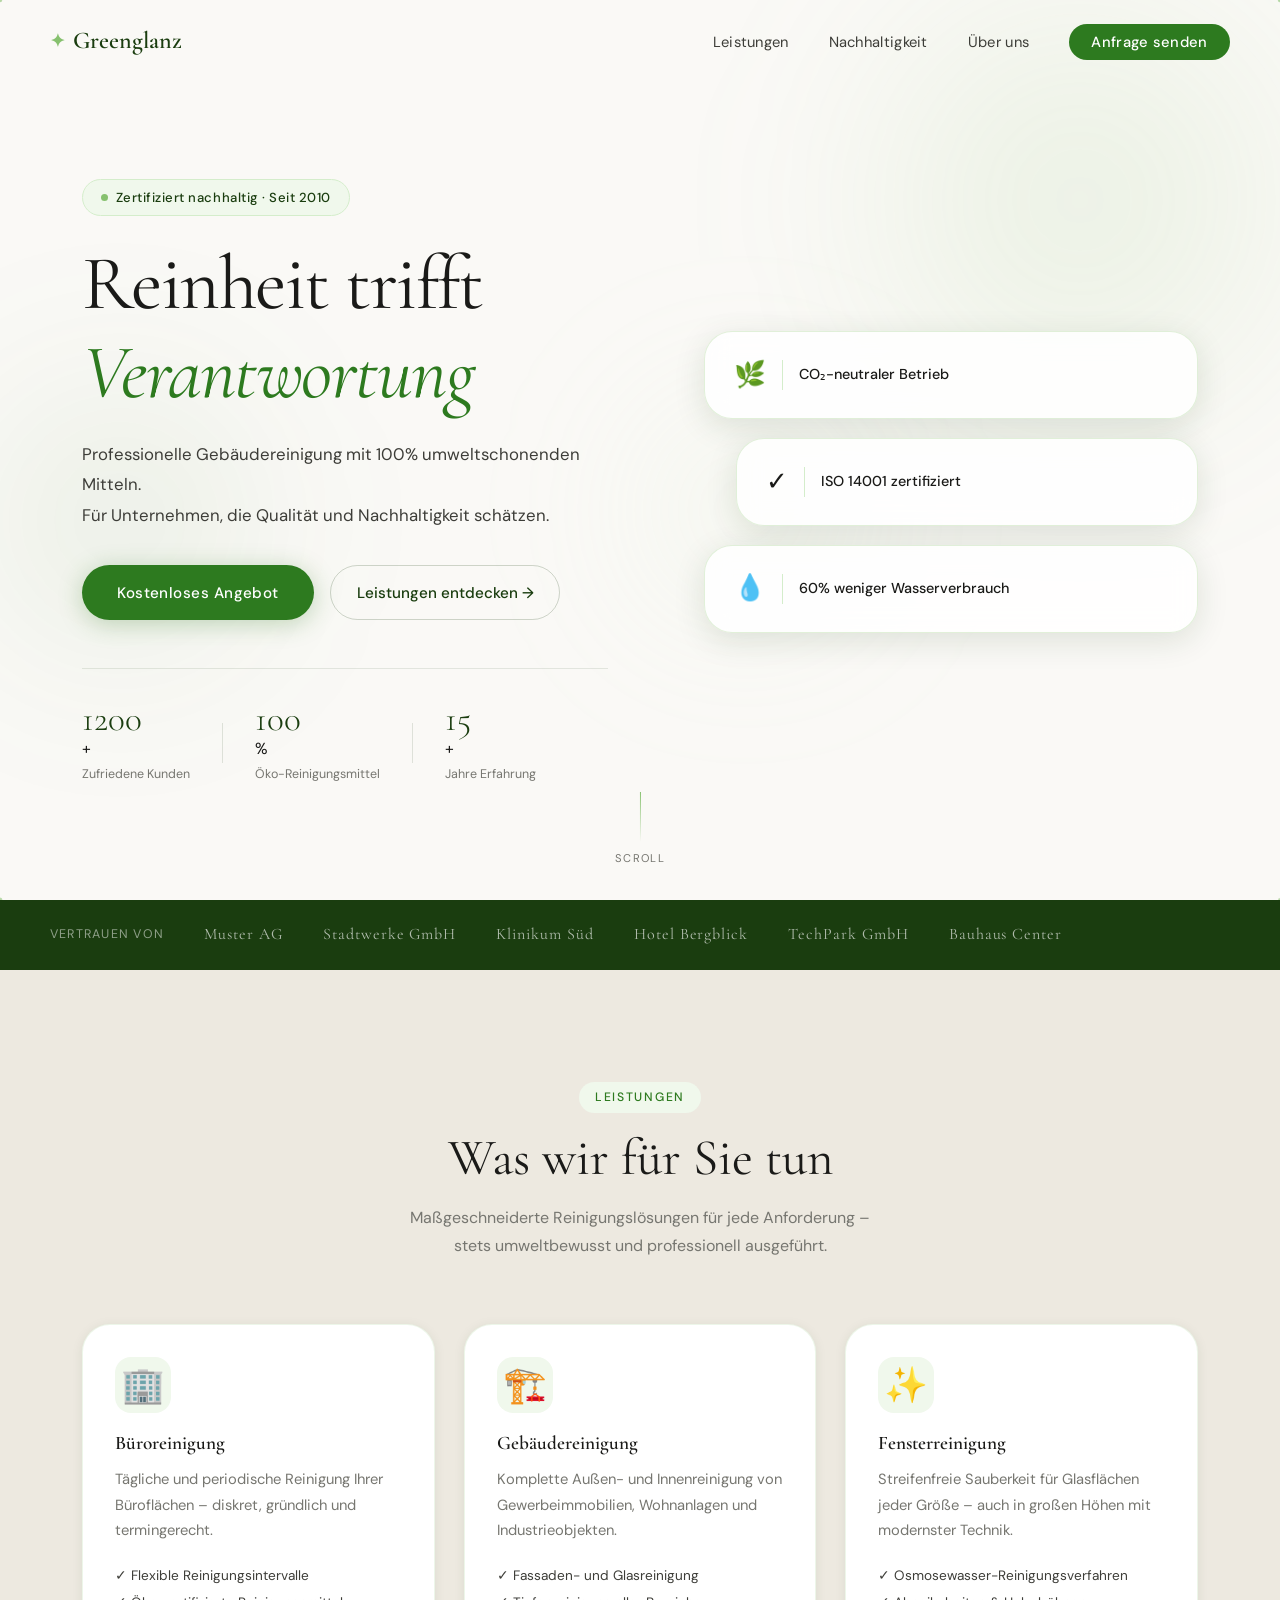
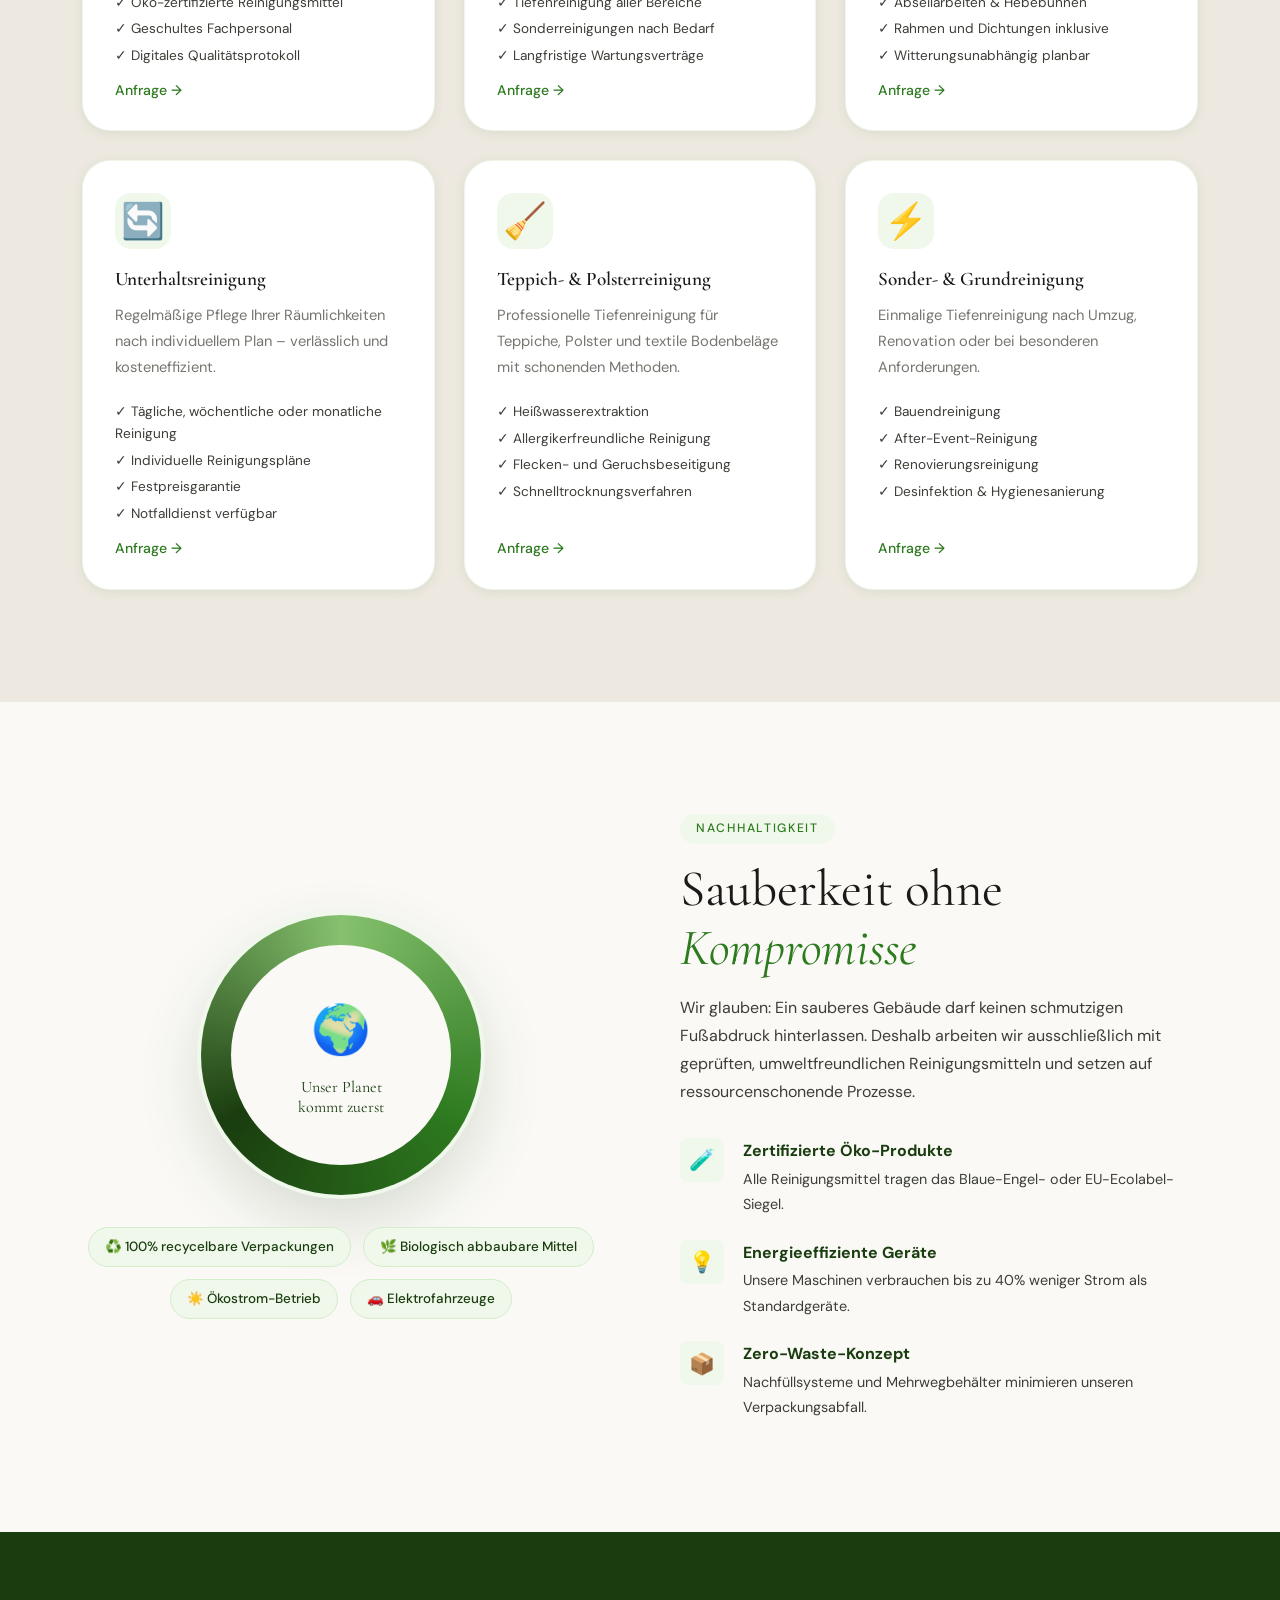
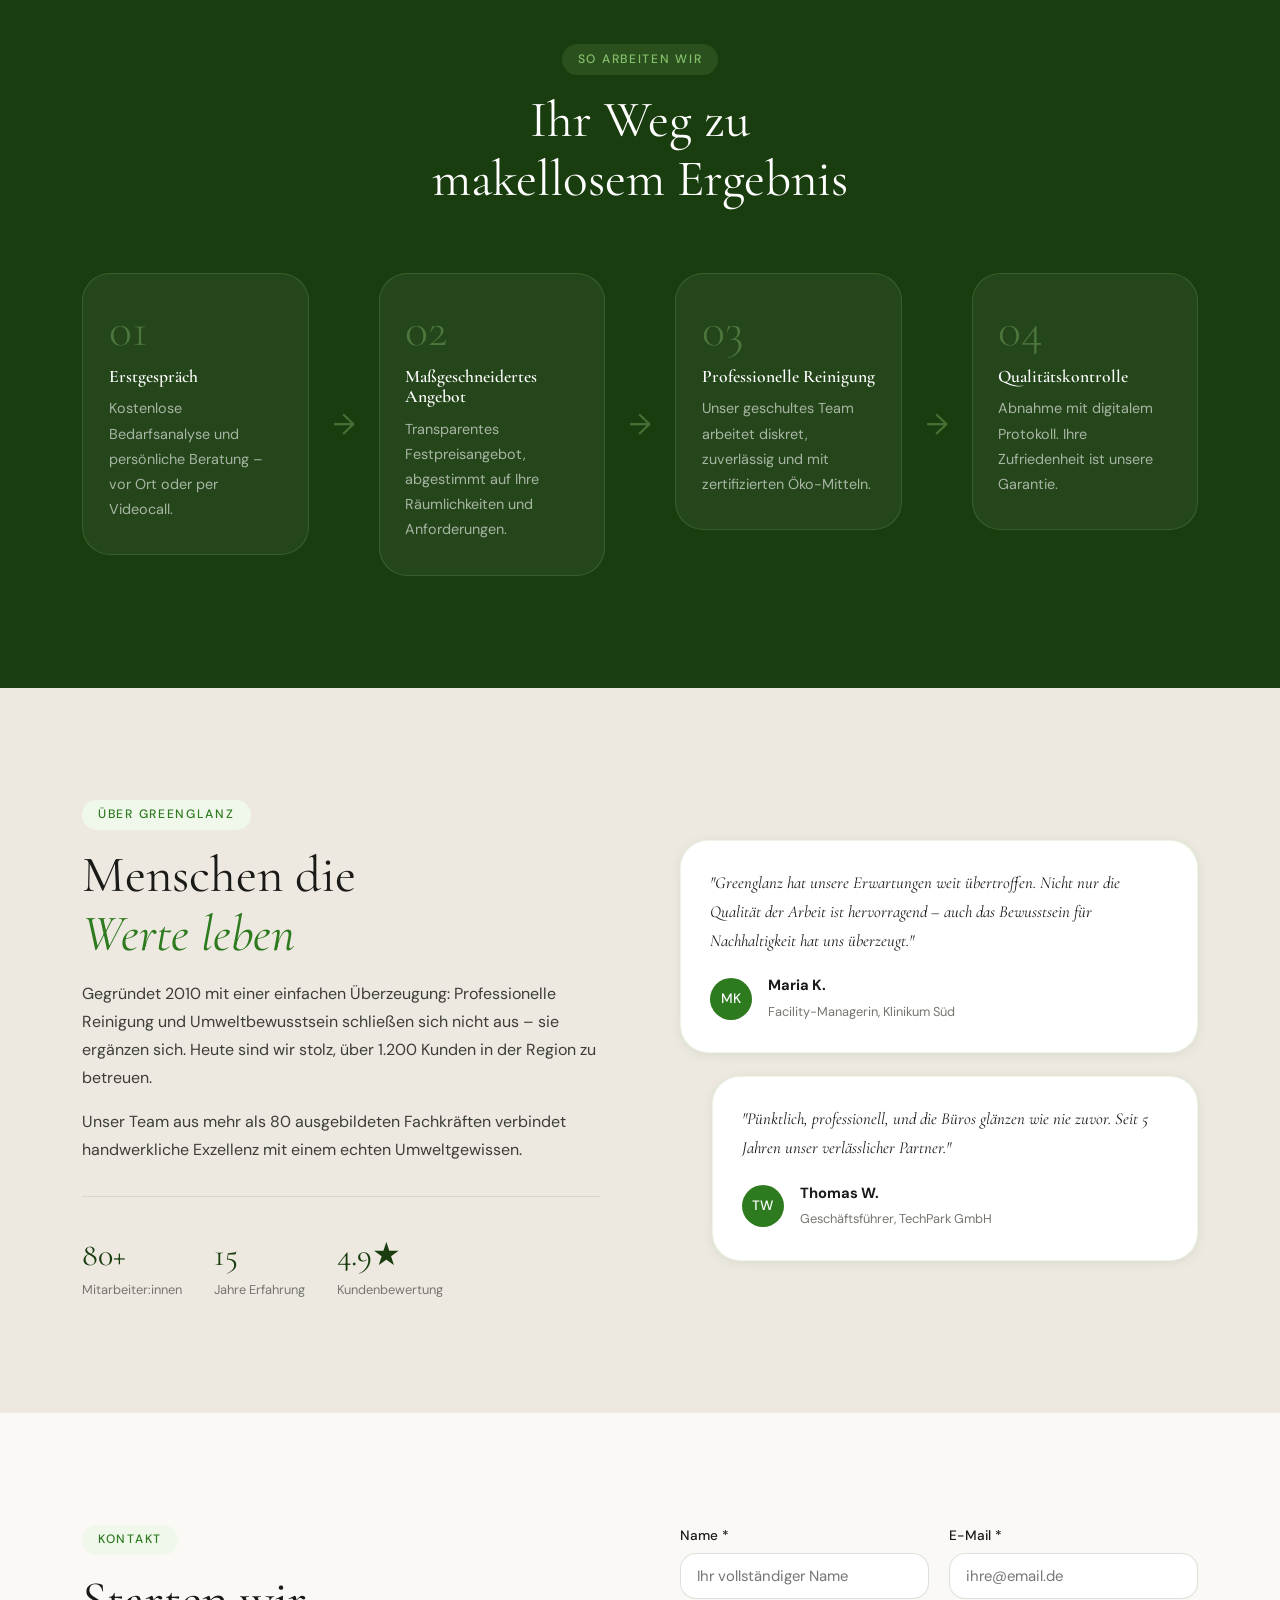
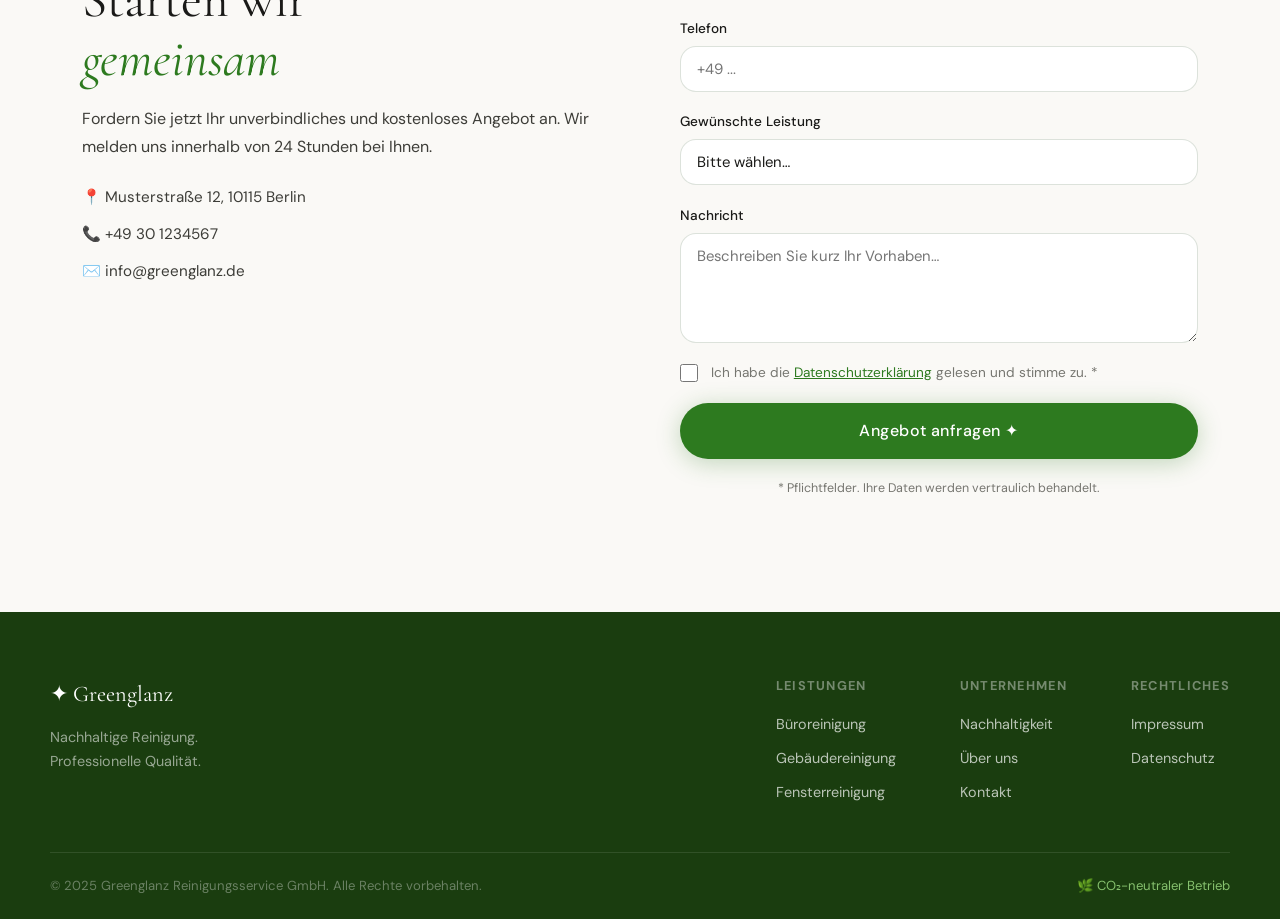
<file: index.html>
<!DOCTYPE html>

<html lang="de">
<head>
  <meta charset="UTF-8" />
  <meta name="viewport" content="width=device-width, initial-scale=1.0" />
  <title>Greenglanz – Nachhaltige Reinigung</title>
  <meta name="description" content="Greenglanz – Professionelle und umweltschonende Reinigungsdienstleistungen. Sauberkeit mit Verantwortung." />
  <link rel="stylesheet" href="styles.css" />
  <link href="https://fonts.googleapis.com/css2?family=Cormorant+Garamond:wght@300;400;600&family=DM+Sans:wght@300;400;500&display=swap" rel="stylesheet" />
</head>
<body>

  <!-- Particle Canvas -->

<canvas id="particles"></canvas>

  <!-- Navigation -->

  <nav class="nav" id="nav">
    <div class="nav-inner">
      <a href="index.html" class="logo">
        <span class="logo-leaf">✦</span>
        <span class="logo-text">Greenglanz</span>
      </a>
      <ul class="nav-links">
        <li><a href="#leistungen">Leistungen</a></li>
        <li><a href="#nachhaltigkeit">Nachhaltigkeit</a></li>
        <li><a href="#ueber-uns">Über uns</a></li>
        <li><a href="#kontakt" class="nav-cta">Anfrage senden</a></li>
      </ul>
      <button class="burger" id="burger" aria-label="Menü">
        <span></span><span></span><span></span>
      </button>
    </div>
  </nav>

  <!-- Mobile Menu -->

  <div class="mobile-menu" id="mobileMenu">
    <ul>
      <li><a href="#leistungen">Leistungen</a></li>
      <li><a href="#nachhaltigkeit">Nachhaltigkeit</a></li>
      <li><a href="#ueber-uns">Über uns</a></li>
      <li><a href="#kontakt">Anfrage senden</a></li>
    </ul>
  </div>

  <!-- Hero -->

  <section class="hero" id="hero">
    <div class="hero-bg">
      <div class="hero-orb orb-1"></div>
      <div class="hero-orb orb-2"></div>
      <div class="hero-orb orb-3"></div>
    </div>
    <div class="hero-content">
      <div class="hero-badge reveal">
        <span class="badge-dot"></span>
        Zertifiziert nachhaltig · Seit 2010
      </div>
      <h1 class="hero-title reveal reveal-delay-1">
        Reinheit trifft<br />
        <em>Verantwortung</em>
      </h1>
      <p class="hero-sub reveal reveal-delay-2">
        Professionelle Gebäudereinigung mit 100% umweltschonenden Mitteln.<br />
        Für Unternehmen, die Qualität und Nachhaltigkeit schätzen.
      </p>
      <div class="hero-actions reveal reveal-delay-3">
        <a href="#kontakt" class="btn-primary">Kostenloses Angebot</a>
        <a href="#leistungen" class="btn-ghost">Leistungen entdecken →</a>
      </div>
      <div class="hero-stats reveal reveal-delay-4">
        <div class="stat">
          <span class="stat-num" data-target="1200">0</span>+
          <span class="stat-label">Zufriedene Kunden</span>
        </div>
        <div class="stat-divider"></div>
        <div class="stat">
          <span class="stat-num" data-target="100">0</span>%
          <span class="stat-label">Öko-Reinigungsmittel</span>
        </div>
        <div class="stat-divider"></div>
        <div class="stat">
          <span class="stat-num" data-target="15">0</span>+
          <span class="stat-label">Jahre Erfahrung</span>
        </div>
      </div>
    </div>
    <div class="hero-visual reveal reveal-delay-2">
      <div class="hero-card-wrap">
        <div class="hero-card">
          <div class="card-inner">
            <div class="card-icon">🌿</div>
            <div class="card-line"></div>
            <p class="card-text">CO₂-neutraler Betrieb</p>
          </div>
        </div>
        <div class="hero-card card-2">
          <div class="card-inner">
            <div class="card-icon">✓</div>
            <div class="card-line"></div>
            <p class="card-text">ISO 14001 zertifiziert</p>
          </div>
        </div>
        <div class="hero-card card-3">
          <div class="card-inner">
            <div class="card-icon">💧</div>
            <div class="card-line"></div>
            <p class="card-text">60% weniger Wasserverbrauch</p>
          </div>
        </div>
      </div>
    </div>
    <div class="scroll-hint">
      <div class="scroll-line"></div>
      <span>Scroll</span>
    </div>
  </section>

  <!-- Trust Bar -->

  <section class="trust-bar">
    <div class="trust-inner">
      <span class="trust-label">Vertrauen von</span>
      <div class="trust-logos">
        <span>Muster AG</span>
        <span>Stadtwerke GmbH</span>
        <span>Klinikum Süd</span>
        <span>Hotel Bergblick</span>
        <span>TechPark GmbH</span>
        <span>Bauhaus Center</span>
      </div>
    </div>
  </section>

  <!-- Leistungen -->

  <section class="section leistungen" id="leistungen">
    <div class="container">
      <div class="section-header">
        <span class="section-tag">Leistungen</span>
        <h2 class="section-title reveal">Was wir für Sie tun</h2>
        <p class="section-sub reveal">Maßgeschneiderte Reinigungslösungen für jede Anforderung –<br />stets umweltbewusst und professionell ausgeführt.</p>
      </div>
      <div class="services-grid" id="servicesGrid">
        <!-- Filled by JS from data.json -->
      </div>
    </div>
  </section>

  <!-- Nachhaltigkeit -->

  <section class="section nachhaltigkeit" id="nachhaltigkeit">
    <div class="container">
      <div class="nachhaltig-wrap">
        <div class="nachhaltig-visual">
          <div class="eco-ring">
            <div class="eco-ring-inner">
              <span class="eco-big-icon">🌍</span>
              <p>Unser Planet<br />kommt zuerst</p>
            </div>
          </div>
          <div class="eco-badges">
            <div class="eco-badge b1">♻️ 100% recycelbare Verpackungen</div>
            <div class="eco-badge b2">🌿 Biologisch abbaubare Mittel</div>
            <div class="eco-badge b3">☀️ Ökostrom-Betrieb</div>
            <div class="eco-badge b4">🚗 Elektrofahrzeuge</div>
          </div>
        </div>
        <div class="nachhaltig-text">
          <span class="section-tag">Nachhaltigkeit</span>
          <h2 class="section-title reveal">Sauberkeit ohne<br /><em>Kompromisse</em></h2>
          <p class="reveal">Wir glauben: Ein sauberes Gebäude darf keinen schmutzigen Fußabdruck hinterlassen. Deshalb arbeiten wir ausschließlich mit geprüften, umweltfreundlichen Reinigungsmitteln und setzen auf ressourcenschonende Prozesse.</p>
          <div class="eco-list reveal">
            <div class="eco-item">
              <div class="eco-icon-wrap">🧪</div>
              <div>
                <strong>Zertifizierte Öko-Produkte</strong>
                <p>Alle Reinigungsmittel tragen das Blaue-Engel- oder EU-Ecolabel-Siegel.</p>
              </div>
            </div>
            <div class="eco-item">
              <div class="eco-icon-wrap">💡</div>
              <div>
                <strong>Energieeffiziente Geräte</strong>
                <p>Unsere Maschinen verbrauchen bis zu 40% weniger Strom als Standardgeräte.</p>
              </div>
            </div>
            <div class="eco-item">
              <div class="eco-icon-wrap">📦</div>
              <div>
                <strong>Zero-Waste-Konzept</strong>
                <p>Nachfüllsysteme und Mehrwegbehälter minimieren unseren Verpackungsabfall.</p>
              </div>
            </div>
          </div>
        </div>
      </div>
    </div>
  </section>

  <!-- Prozess -->

  <section class="section prozess">
    <div class="container">
      <div class="section-header">
        <span class="section-tag">So arbeiten wir</span>
        <h2 class="section-title reveal">Ihr Weg zu<br />makellosem Ergebnis</h2>
      </div>
      <div class="prozess-steps">
        <div class="prozess-step reveal">
          <div class="step-num">01</div>
          <h3>Erstgespräch</h3>
          <p>Kostenlose Bedarfsanalyse und persönliche Beratung – vor Ort oder per Videocall.</p>
        </div>
        <div class="prozess-arrow">→</div>
        <div class="prozess-step reveal reveal-delay-1">
          <div class="step-num">02</div>
          <h3>Maßgeschneidertes Angebot</h3>
          <p>Transparentes Festpreisangebot, abgestimmt auf Ihre Räumlichkeiten und Anforderungen.</p>
        </div>
        <div class="prozess-arrow">→</div>
        <div class="prozess-step reveal reveal-delay-2">
          <div class="step-num">03</div>
          <h3>Professionelle Reinigung</h3>
          <p>Unser geschultes Team arbeitet diskret, zuverlässig und mit zertifizierten Öko-Mitteln.</p>
        </div>
        <div class="prozess-arrow">→</div>
        <div class="prozess-step reveal reveal-delay-3">
          <div class="step-num">04</div>
          <h3>Qualitätskontrolle</h3>
          <p>Abnahme mit digitalem Protokoll. Ihre Zufriedenheit ist unsere Garantie.</p>
        </div>
      </div>
    </div>
  </section>

  <!-- Über uns -->

  <section class="section ueber-uns" id="ueber-uns">
    <div class="container">
      <div class="ueber-wrap">
        <div class="ueber-text">
          <span class="section-tag">Über Greenglanz</span>
          <h2 class="section-title reveal">Menschen die<br /><em>Werte leben</em></h2>
          <p class="reveal">Gegründet 2010 mit einer einfachen Überzeugung: Professionelle Reinigung und Umweltbewusstsein schließen sich nicht aus – sie ergänzen sich. Heute sind wir stolz, über 1.200 Kunden in der Region zu betreuen.</p>
          <p class="reveal">Unser Team aus mehr als 80 ausgebildeten Fachkräften verbindet handwerkliche Exzellenz mit einem echten Umweltgewissen.</p>
          <div class="ueber-zahlen reveal">
            <div class="uz">
              <strong>80+</strong>
              <span>Mitarbeiter:innen</span>
            </div>
            <div class="uz">
              <strong>15</strong>
              <span>Jahre Erfahrung</span>
            </div>
            <div class="uz">
              <strong>4.9★</strong>
              <span>Kundenbewertung</span>
            </div>
          </div>
        </div>
        <div class="ueber-visual reveal">
          <div class="testimonial-card">
            <p class="testimonial-text">"Greenglanz hat unsere Erwartungen weit übertroffen. Nicht nur die Qualität der Arbeit ist hervorragend – auch das Bewusstsein für Nachhaltigkeit hat uns überzeugt."</p>
            <div class="testimonial-author">
              <div class="author-avatar">MK</div>
              <div>
                <strong>Maria K.</strong>
                <span>Facility-Managerin, Klinikum Süd</span>
              </div>
            </div>
          </div>
          <div class="testimonial-card tc-2">
            <p class="testimonial-text">"Pünktlich, professionell, und die Büros glänzen wie nie zuvor. Seit 5 Jahren unser verlässlicher Partner."</p>
            <div class="testimonial-author">
              <div class="author-avatar">TW</div>
              <div>
                <strong>Thomas W.</strong>
                <span>Geschäftsführer, TechPark GmbH</span>
              </div>
            </div>
          </div>
        </div>
      </div>
    </div>
  </section>

  <!-- Kontakt -->

  <section class="section kontakt" id="kontakt">
    <div class="container">
      <div class="kontakt-wrap">
        <div class="kontakt-text">
          <span class="section-tag">Kontakt</span>
          <h2 class="section-title reveal">Starten wir<br /><em>gemeinsam</em></h2>
          <p class="reveal">Fordern Sie jetzt Ihr unverbindliches und kostenloses Angebot an. Wir melden uns innerhalb von 24 Stunden bei Ihnen.</p>
          <div class="kontakt-info reveal">
            <div class="kinfo">📍 Musterstraße 12, 10115 Berlin</div>
            <div class="kinfo">📞 +49 30 1234567</div>
            <div class="kinfo">✉️ info@greenglanz.de</div>
          </div>
        </div>
        <form class="kontakt-form reveal" id="kontaktForm" novalidate>
          <div class="form-row">
            <div class="form-group">
              <label for="name">Name *</label>
              <input type="text" id="name" name="name" placeholder="Ihr vollständiger Name" required />
            </div>
            <div class="form-group">
              <label for="email">E-Mail *</label>
              <input type="email" id="email" name="email" placeholder="ihre@email.de" required />
            </div>
          </div>
          <div class="form-group">
            <label for="telefon">Telefon</label>
            <input type="tel" id="telefon" name="telefon" placeholder="+49 ..." />
          </div>
          <div class="form-group">
            <label for="leistung">Gewünschte Leistung</label>
            <select id="leistung" name="leistung">
              <option value="">Bitte wählen…</option>
              <option>Büroreinigung</option>
              <option>Gebäudereinigung</option>
              <option>Fensterreinigung</option>
              <option>Unterhaltsreinigung</option>
              <option>Sonderreinigung</option>
              <option>Teppichreinigung</option>
            </select>
          </div>
          <div class="form-group">
            <label for="nachricht">Nachricht</label>
            <textarea id="nachricht" name="nachricht" rows="4" placeholder="Beschreiben Sie kurz Ihr Vorhaben…"></textarea>
          </div>
          <div class="form-check">
            <input type="checkbox" id="datenschutz" name="datenschutz" required />
            <label for="datenschutz">Ich habe die <a href="datenschutz.html">Datenschutzerklärung</a> gelesen und stimme zu. *</label>
          </div>
          <button type="submit" class="btn-primary btn-full">Angebot anfragen ✦</button>
          <p class="form-note">* Pflichtfelder. Ihre Daten werden vertraulich behandelt.</p>
        </form>
      </div>
    </div>
  </section>

  <!-- Footer -->

  <footer class="footer">
    <div class="footer-inner">
      <div class="footer-brand">
        <span class="logo-text">✦ Greenglanz</span>
        <p>Nachhaltige Reinigung.<br />Professionelle Qualität.</p>
      </div>
      <div class="footer-links">
        <div class="fl-col">
          <strong>Leistungen</strong>
          <a href="#leistungen">Büroreinigung</a>
          <a href="#leistungen">Gebäudereinigung</a>
          <a href="#leistungen">Fensterreinigung</a>
        </div>
        <div class="fl-col">
          <strong>Unternehmen</strong>
          <a href="#nachhaltigkeit">Nachhaltigkeit</a>
          <a href="#ueber-uns">Über uns</a>
          <a href="#kontakt">Kontakt</a>
        </div>
        <div class="fl-col">
          <strong>Rechtliches</strong>
          <a href="impressum.html">Impressum</a>
          <a href="datenschutz.html">Datenschutz</a>
        </div>
      </div>
    </div>
    <div class="footer-bottom">
      <span>© 2025 Greenglanz Reinigungsservice GmbH. Alle Rechte vorbehalten.</span>
      <span class="footer-eco">🌿 CO₂-neutraler Betrieb</span>
    </div>
  </footer>

  <script>
    // ── Data laden ──────────────────────────────────────────────
    fetch('data.json')
      .then(r => r.json())
      .then(data => {
        const grid = document.getElementById('servicesGrid');
        data.leistungen.forEach((s, i) => {
          grid.innerHTML += `
            <div class="service-card reveal" style="animation-delay:${i * 0.1}s">
              <div class="sc-icon">${s.icon}</div>
              <h3>${s.titel}</h3>
              <p>${s.beschreibung}</p>
              <ul class="sc-features">${s.features.map(f => `<li>✓ ${f}</li>`).join('')}</ul>
              <a href="#kontakt" class="sc-link">Anfrage →</a>
            </div>`;
        });
        initReveal();
      });

    // ── Nav scroll ───────────────────────────────────────────────
    const nav = document.getElementById('nav');
    window.addEventListener('scroll', () => {
      nav.classList.toggle('scrolled', window.scrollY > 60);
    });

    // ── Burger ───────────────────────────────────────────────────
    document.getElementById('burger').addEventListener('click', () => {
      document.getElementById('mobileMenu').classList.toggle('open');
    });
    document.querySelectorAll('.mobile-menu a').forEach(a => {
      a.addEventListener('click', () => document.getElementById('mobileMenu').classList.remove('open'));
    });

    // ── Reveal on scroll ─────────────────────────────────────────
    function initReveal() {
      const obs = new IntersectionObserver((entries) => {
        entries.forEach(e => { if (e.isIntersecting) { e.target.classList.add('visible'); obs.unobserve(e.target); } });
      }, { threshold: 0.12 });
      document.querySelectorAll('.reveal').forEach(el => obs.observe(el));
    }
    initReveal();

    // ── Counter animation ────────────────────────────────────────
    const counterObs = new IntersectionObserver((entries) => {
      entries.forEach(e => {
        if (e.isIntersecting) {
          const target = parseInt(e.target.dataset.target);
          let count = 0;
          const inc = target / 60;
          const timer = setInterval(() => {
            count += inc;
            if (count >= target) { count = target; clearInterval(timer); }
            e.target.textContent = Math.floor(count);
          }, 25);
          counterObs.unobserve(e.target);
        }
      });
    }, { threshold: 0.5 });
    document.querySelectorAll('.stat-num').forEach(el => counterObs.observe(el));

    // ── Particle canvas ──────────────────────────────────────────
    const canvas = document.getElementById('particles');
    const ctx = canvas.getContext('2d');
    let W, H, particles = [];
    function resize() { W = canvas.width = window.innerWidth; H = canvas.height = window.innerHeight; }
    resize();
    window.addEventListener('resize', resize);
    for (let i = 0; i < 55; i++) {
      particles.push({ x: Math.random() * 1920, y: Math.random() * 1080, r: Math.random() * 2 + 0.5, vx: (Math.random() - 0.5) * 0.3, vy: (Math.random() - 0.5) * 0.3, o: Math.random() * 0.5 + 0.1 });
    }
    function drawParticles() {
      ctx.clearRect(0, 0, W, H);
      particles.forEach(p => {
        ctx.beginPath();
        ctx.arc(p.x, p.y, p.r, 0, Math.PI * 2);
        ctx.fillStyle = `rgba(134,193,110,${p.o})`;
        ctx.fill();
        p.x += p.vx; p.y += p.vy;
        if (p.x < 0) p.x = W; if (p.x > W) p.x = 0;
        if (p.y < 0) p.y = H; if (p.y > H) p.y = 0;
      });
      requestAnimationFrame(drawParticles);
    }
    drawParticles();

    // ── Form submit ──────────────────────────────────────────────
    document.getElementById('kontaktForm').addEventListener('submit', function(e) {
      e.preventDefault();
      const btn = this.querySelector('button[type=submit]');
      btn.textContent = '✓ Nachricht gesendet!';
      btn.style.background = '#2d7a1f';
      setTimeout(() => { btn.textContent = 'Angebot anfragen ✦'; btn.style.background = ''; this.reset(); }, 3000);
    });
  </script>

</body>
</html>
</file>
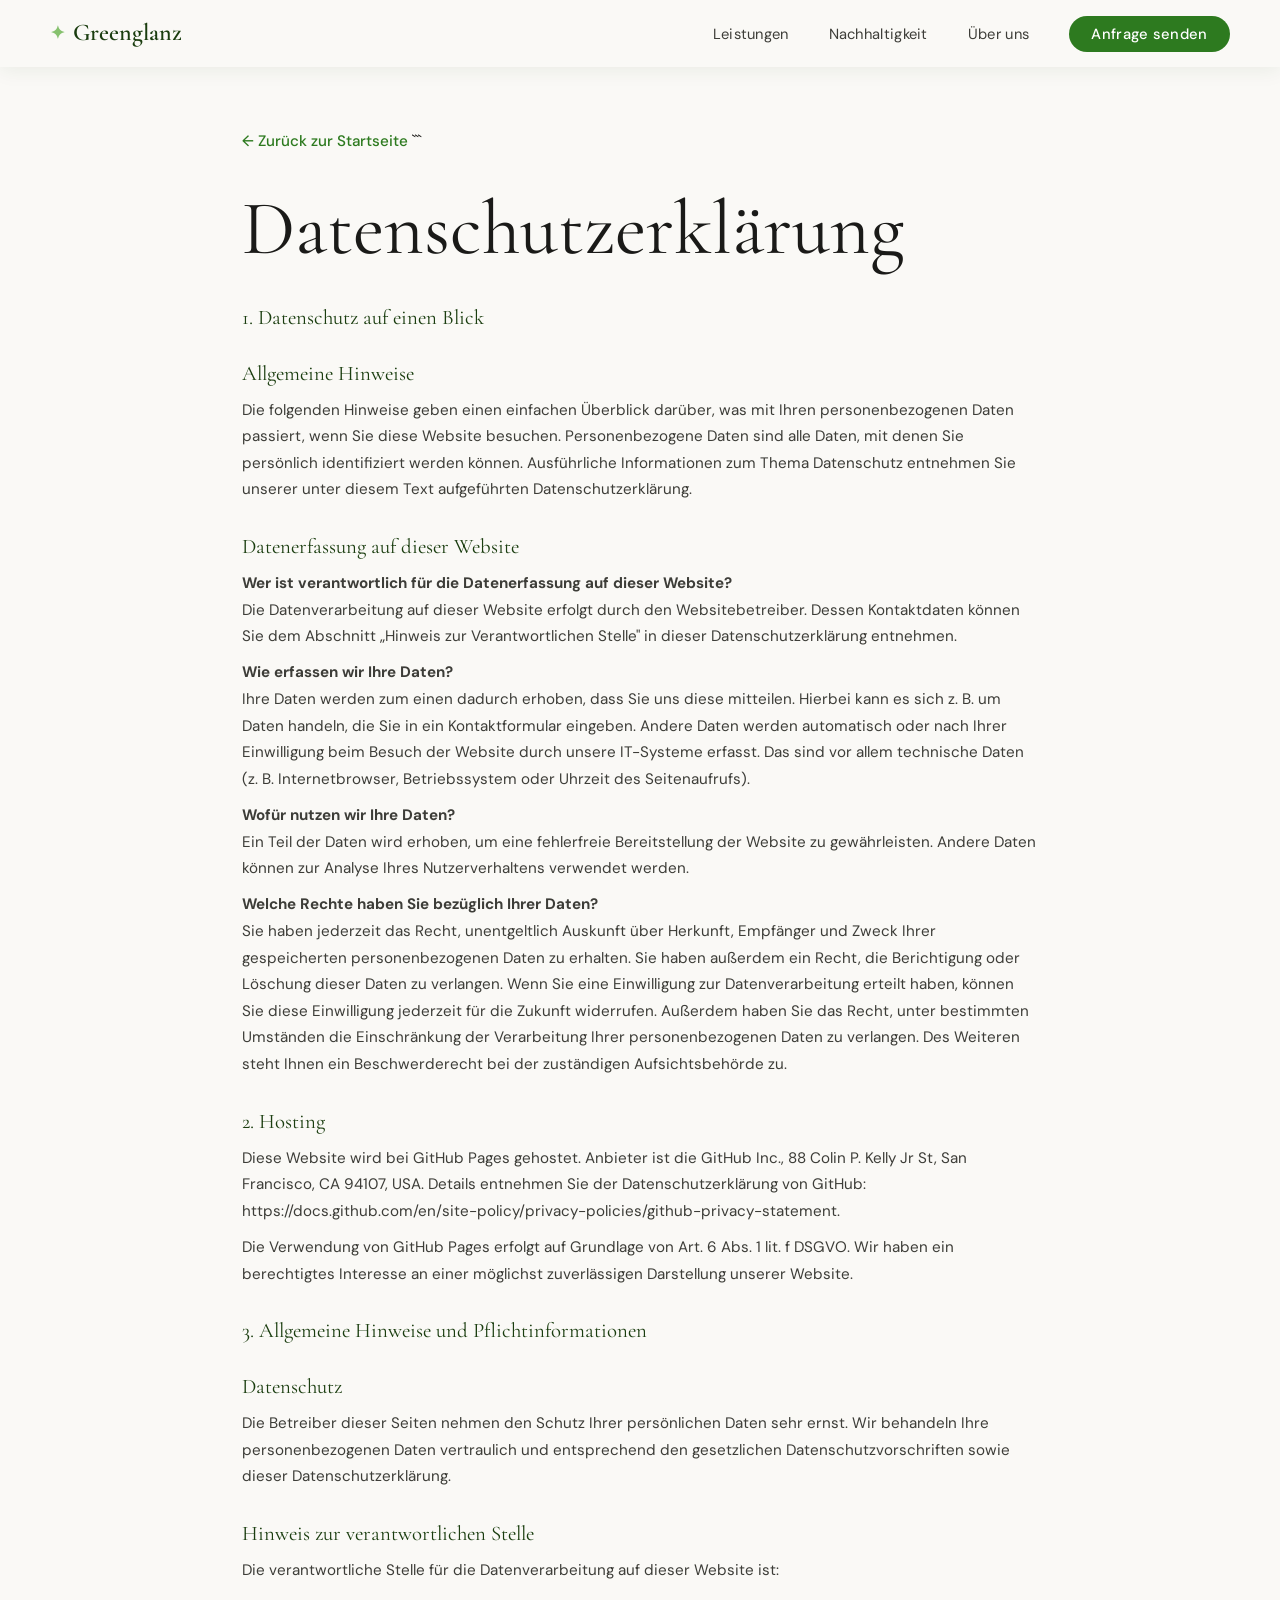
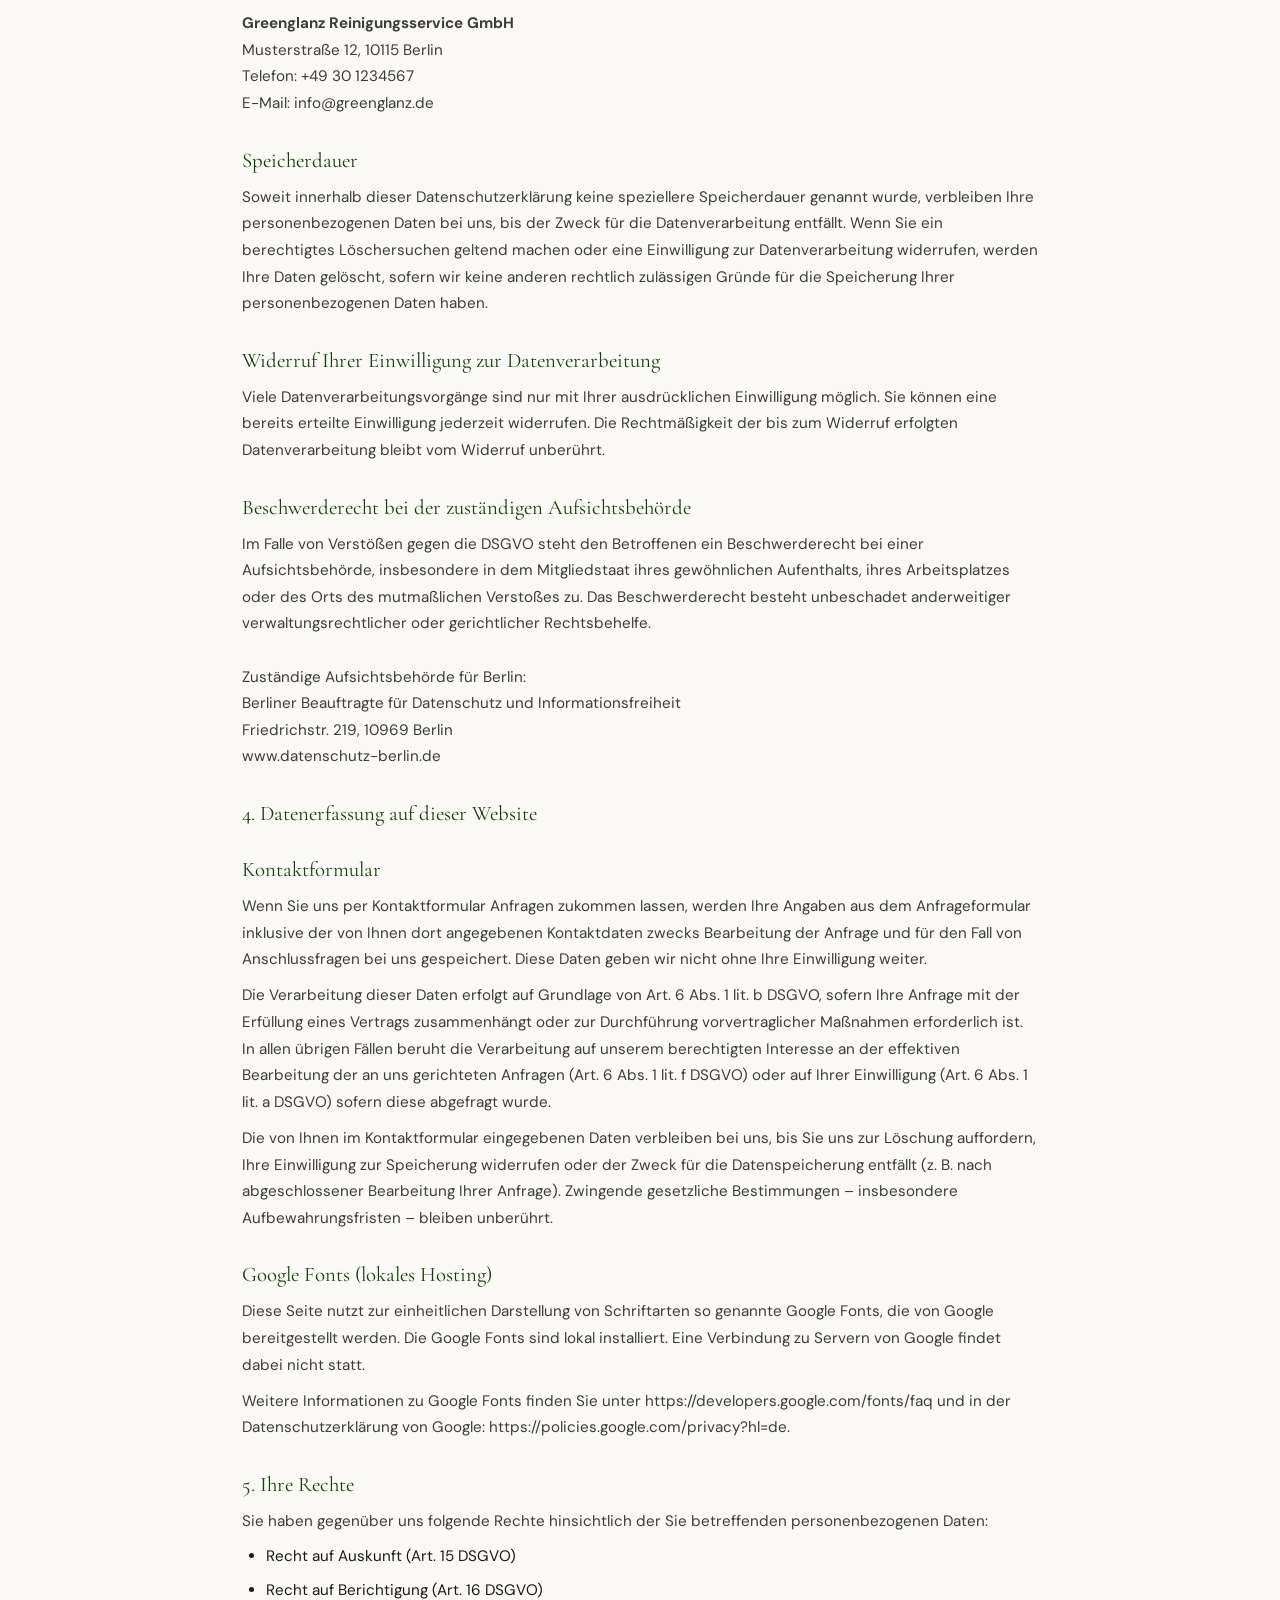
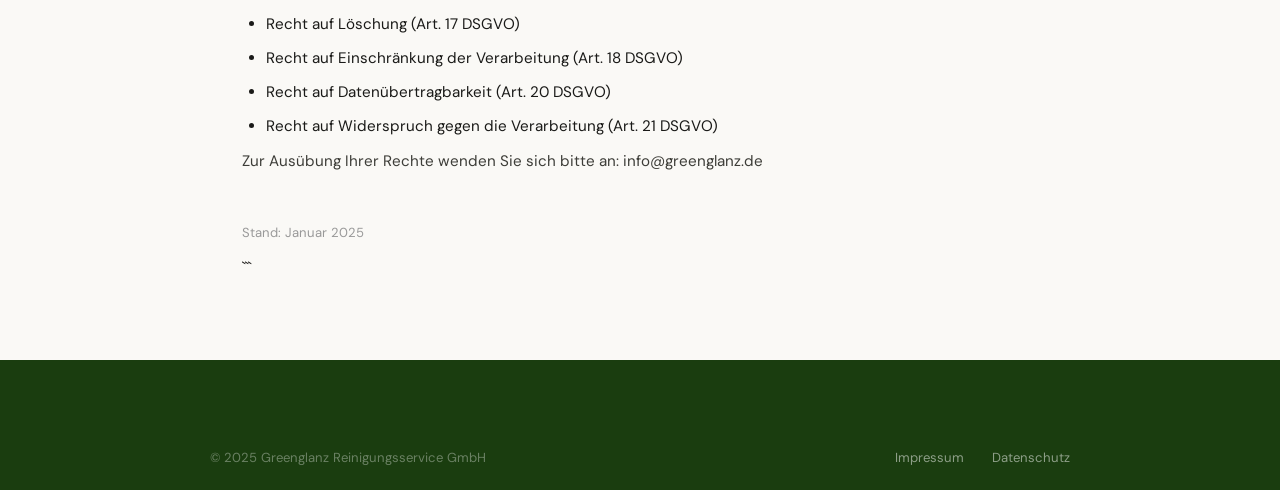
<file: datenschutz.html>
<!DOCTYPE html>

<html lang="de">
<head>
  <meta charset="UTF-8" />
  <meta name="viewport" content="width=device-width, initial-scale=1.0" />
  <title>Datenschutzerklärung – Greenglanz</title>
  <link rel="stylesheet" href="styles.css" />
  <link href="https://fonts.googleapis.com/css2?family=Cormorant+Garamond:wght@300;400;600&family=DM+Sans:wght@300;400;500&display=swap" rel="stylesheet" />
</head>
<body>

  <nav class="nav scrolled" id="nav">
    <div class="nav-inner">
      <a href="index.html" class="logo">
        <span class="logo-leaf">✦</span>
        <span class="logo-text">Greenglanz</span>
      </a>
      <ul class="nav-links">
        <li><a href="index.html#leistungen">Leistungen</a></li>
        <li><a href="index.html#nachhaltigkeit">Nachhaltigkeit</a></li>
        <li><a href="index.html#ueber-uns">Über uns</a></li>
        <li><a href="index.html#kontakt" class="nav-cta">Anfrage senden</a></li>
      </ul>
    </div>
  </nav>

  <div class="legal-page">
    <a href="index.html" class="legal-back">← Zurück zur Startseite</a>

```
<h1>Datenschutzerklärung</h1>

<h2>1. Datenschutz auf einen Blick</h2>

<h2>Allgemeine Hinweise</h2>
<p>
  Die folgenden Hinweise geben einen einfachen Überblick darüber, was mit Ihren personenbezogenen Daten
  passiert, wenn Sie diese Website besuchen. Personenbezogene Daten sind alle Daten, mit denen Sie
  persönlich identifiziert werden können. Ausführliche Informationen zum Thema Datenschutz entnehmen
  Sie unserer unter diesem Text aufgeführten Datenschutzerklärung.
</p>

<h2>Datenerfassung auf dieser Website</h2>
<p>
  <strong>Wer ist verantwortlich für die Datenerfassung auf dieser Website?</strong><br />
  Die Datenverarbeitung auf dieser Website erfolgt durch den Websitebetreiber. Dessen Kontaktdaten
  können Sie dem Abschnitt „Hinweis zur Verantwortlichen Stelle" in dieser Datenschutzerklärung entnehmen.
</p>
<p>
  <strong>Wie erfassen wir Ihre Daten?</strong><br />
  Ihre Daten werden zum einen dadurch erhoben, dass Sie uns diese mitteilen. Hierbei kann es sich z. B.
  um Daten handeln, die Sie in ein Kontaktformular eingeben. Andere Daten werden automatisch oder nach
  Ihrer Einwilligung beim Besuch der Website durch unsere IT-Systeme erfasst. Das sind vor allem
  technische Daten (z. B. Internetbrowser, Betriebssystem oder Uhrzeit des Seitenaufrufs).
</p>
<p>
  <strong>Wofür nutzen wir Ihre Daten?</strong><br />
  Ein Teil der Daten wird erhoben, um eine fehlerfreie Bereitstellung der Website zu gewährleisten. Andere
  Daten können zur Analyse Ihres Nutzerverhaltens verwendet werden.
</p>
<p>
  <strong>Welche Rechte haben Sie bezüglich Ihrer Daten?</strong><br />
  Sie haben jederzeit das Recht, unentgeltlich Auskunft über Herkunft, Empfänger und Zweck Ihrer
  gespeicherten personenbezogenen Daten zu erhalten. Sie haben außerdem ein Recht, die Berichtigung
  oder Löschung dieser Daten zu verlangen. Wenn Sie eine Einwilligung zur Datenverarbeitung erteilt haben,
  können Sie diese Einwilligung jederzeit für die Zukunft widerrufen. Außerdem haben Sie das Recht,
  unter bestimmten Umständen die Einschränkung der Verarbeitung Ihrer personenbezogenen Daten zu
  verlangen. Des Weiteren steht Ihnen ein Beschwerderecht bei der zuständigen Aufsichtsbehörde zu.
</p>

<h2>2. Hosting</h2>
<p>
  Diese Website wird bei GitHub Pages gehostet. Anbieter ist die GitHub Inc., 88 Colin P. Kelly Jr St,
  San Francisco, CA 94107, USA. Details entnehmen Sie der Datenschutzerklärung von GitHub:
  <a href="https://docs.github.com/en/site-policy/privacy-policies/github-privacy-statement" target="_blank" rel="noopener">https://docs.github.com/en/site-policy/privacy-policies/github-privacy-statement</a>.
</p>
<p>
  Die Verwendung von GitHub Pages erfolgt auf Grundlage von Art. 6 Abs. 1 lit. f DSGVO. Wir haben ein
  berechtigtes Interesse an einer möglichst zuverlässigen Darstellung unserer Website.
</p>

<h2>3. Allgemeine Hinweise und Pflichtinformationen</h2>

<h2>Datenschutz</h2>
<p>
  Die Betreiber dieser Seiten nehmen den Schutz Ihrer persönlichen Daten sehr ernst. Wir behandeln Ihre
  personenbezogenen Daten vertraulich und entsprechend den gesetzlichen Datenschutzvorschriften sowie
  dieser Datenschutzerklärung.
</p>

<h2>Hinweis zur verantwortlichen Stelle</h2>
<p>
  Die verantwortliche Stelle für die Datenverarbeitung auf dieser Website ist:<br /><br />
  <strong>Greenglanz Reinigungsservice GmbH</strong><br />
  Musterstraße 12, 10115 Berlin<br />
  Telefon: +49 30 1234567<br />
  E-Mail: info@greenglanz.de
</p>

<h2>Speicherdauer</h2>
<p>
  Soweit innerhalb dieser Datenschutzerklärung keine speziellere Speicherdauer genannt wurde, verbleiben
  Ihre personenbezogenen Daten bei uns, bis der Zweck für die Datenverarbeitung entfällt. Wenn Sie ein
  berechtigtes Löschersuchen geltend machen oder eine Einwilligung zur Datenverarbeitung widerrufen,
  werden Ihre Daten gelöscht, sofern wir keine anderen rechtlich zulässigen Gründe für die Speicherung
  Ihrer personenbezogenen Daten haben.
</p>

<h2>Widerruf Ihrer Einwilligung zur Datenverarbeitung</h2>
<p>
  Viele Datenverarbeitungsvorgänge sind nur mit Ihrer ausdrücklichen Einwilligung möglich. Sie können eine
  bereits erteilte Einwilligung jederzeit widerrufen. Die Rechtmäßigkeit der bis zum Widerruf erfolgten
  Datenverarbeitung bleibt vom Widerruf unberührt.
</p>

<h2>Beschwerderecht bei der zuständigen Aufsichtsbehörde</h2>
<p>
  Im Falle von Verstößen gegen die DSGVO steht den Betroffenen ein Beschwerderecht bei einer
  Aufsichtsbehörde, insbesondere in dem Mitgliedstaat ihres gewöhnlichen Aufenthalts, ihres Arbeitsplatzes
  oder des Orts des mutmaßlichen Verstoßes zu. Das Beschwerderecht besteht unbeschadet anderweitiger
  verwaltungsrechtlicher oder gerichtlicher Rechtsbehelfe.<br /><br />
  Zuständige Aufsichtsbehörde für Berlin:<br />
  Berliner Beauftragte für Datenschutz und Informationsfreiheit<br />
  Friedrichstr. 219, 10969 Berlin<br />
  <a href="https://www.datenschutz-berlin.de" target="_blank" rel="noopener">www.datenschutz-berlin.de</a>
</p>

<h2>4. Datenerfassung auf dieser Website</h2>

<h2>Kontaktformular</h2>
<p>
  Wenn Sie uns per Kontaktformular Anfragen zukommen lassen, werden Ihre Angaben aus dem
  Anfrageformular inklusive der von Ihnen dort angegebenen Kontaktdaten zwecks Bearbeitung der Anfrage
  und für den Fall von Anschlussfragen bei uns gespeichert. Diese Daten geben wir nicht ohne Ihre
  Einwilligung weiter.
</p>
<p>
  Die Verarbeitung dieser Daten erfolgt auf Grundlage von Art. 6 Abs. 1 lit. b DSGVO, sofern Ihre Anfrage
  mit der Erfüllung eines Vertrags zusammenhängt oder zur Durchführung vorvertraglicher Maßnahmen
  erforderlich ist. In allen übrigen Fällen beruht die Verarbeitung auf unserem berechtigten Interesse an
  der effektiven Bearbeitung der an uns gerichteten Anfragen (Art. 6 Abs. 1 lit. f DSGVO) oder auf Ihrer
  Einwilligung (Art. 6 Abs. 1 lit. a DSGVO) sofern diese abgefragt wurde.
</p>
<p>
  Die von Ihnen im Kontaktformular eingegebenen Daten verbleiben bei uns, bis Sie uns zur Löschung
  auffordern, Ihre Einwilligung zur Speicherung widerrufen oder der Zweck für die Datenspeicherung
  entfällt (z. B. nach abgeschlossener Bearbeitung Ihrer Anfrage). Zwingende gesetzliche Bestimmungen –
  insbesondere Aufbewahrungsfristen – bleiben unberührt.
</p>

<h2>Google Fonts (lokales Hosting)</h2>
<p>
  Diese Seite nutzt zur einheitlichen Darstellung von Schriftarten so genannte Google Fonts, die von
  Google bereitgestellt werden. Die Google Fonts sind lokal installiert. Eine Verbindung zu Servern von
  Google findet dabei nicht statt.
</p>
<p>
  Weitere Informationen zu Google Fonts finden Sie unter
  <a href="https://developers.google.com/fonts/faq" target="_blank" rel="noopener">https://developers.google.com/fonts/faq</a>
  und in der Datenschutzerklärung von Google:
  <a href="https://policies.google.com/privacy?hl=de" target="_blank" rel="noopener">https://policies.google.com/privacy?hl=de</a>.
</p>

<h2>5. Ihre Rechte</h2>
<p>Sie haben gegenüber uns folgende Rechte hinsichtlich der Sie betreffenden personenbezogenen Daten:</p>
<ul>
  <li>Recht auf Auskunft (Art. 15 DSGVO)</li>
  <li>Recht auf Berichtigung (Art. 16 DSGVO)</li>
  <li>Recht auf Löschung (Art. 17 DSGVO)</li>
  <li>Recht auf Einschränkung der Verarbeitung (Art. 18 DSGVO)</li>
  <li>Recht auf Datenübertragbarkeit (Art. 20 DSGVO)</li>
  <li>Recht auf Widerspruch gegen die Verarbeitung (Art. 21 DSGVO)</li>
</ul>
<p>
  Zur Ausübung Ihrer Rechte wenden Sie sich bitte an: <a href="mailto:info@greenglanz.de">info@greenglanz.de</a>
</p>

<p style="margin-top:3rem; color:#999; font-size:0.82rem;">Stand: Januar 2025</p>
```

  </div>

  <footer class="footer" style="margin-top:4rem;">
    <div class="footer-bottom" style="max-width:860px;">
      <span>© 2025 Greenglanz Reinigungsservice GmbH</span>
      <span>
        <a href="impressum.html" style="color:rgba(255,255,255,0.5); margin-right:1.5rem;">Impressum</a>
        <a href="datenschutz.html" style="color:rgba(255,255,255,0.5);">Datenschutz</a>
      </span>
    </div>
  </footer>

</body>
</html>
</file>
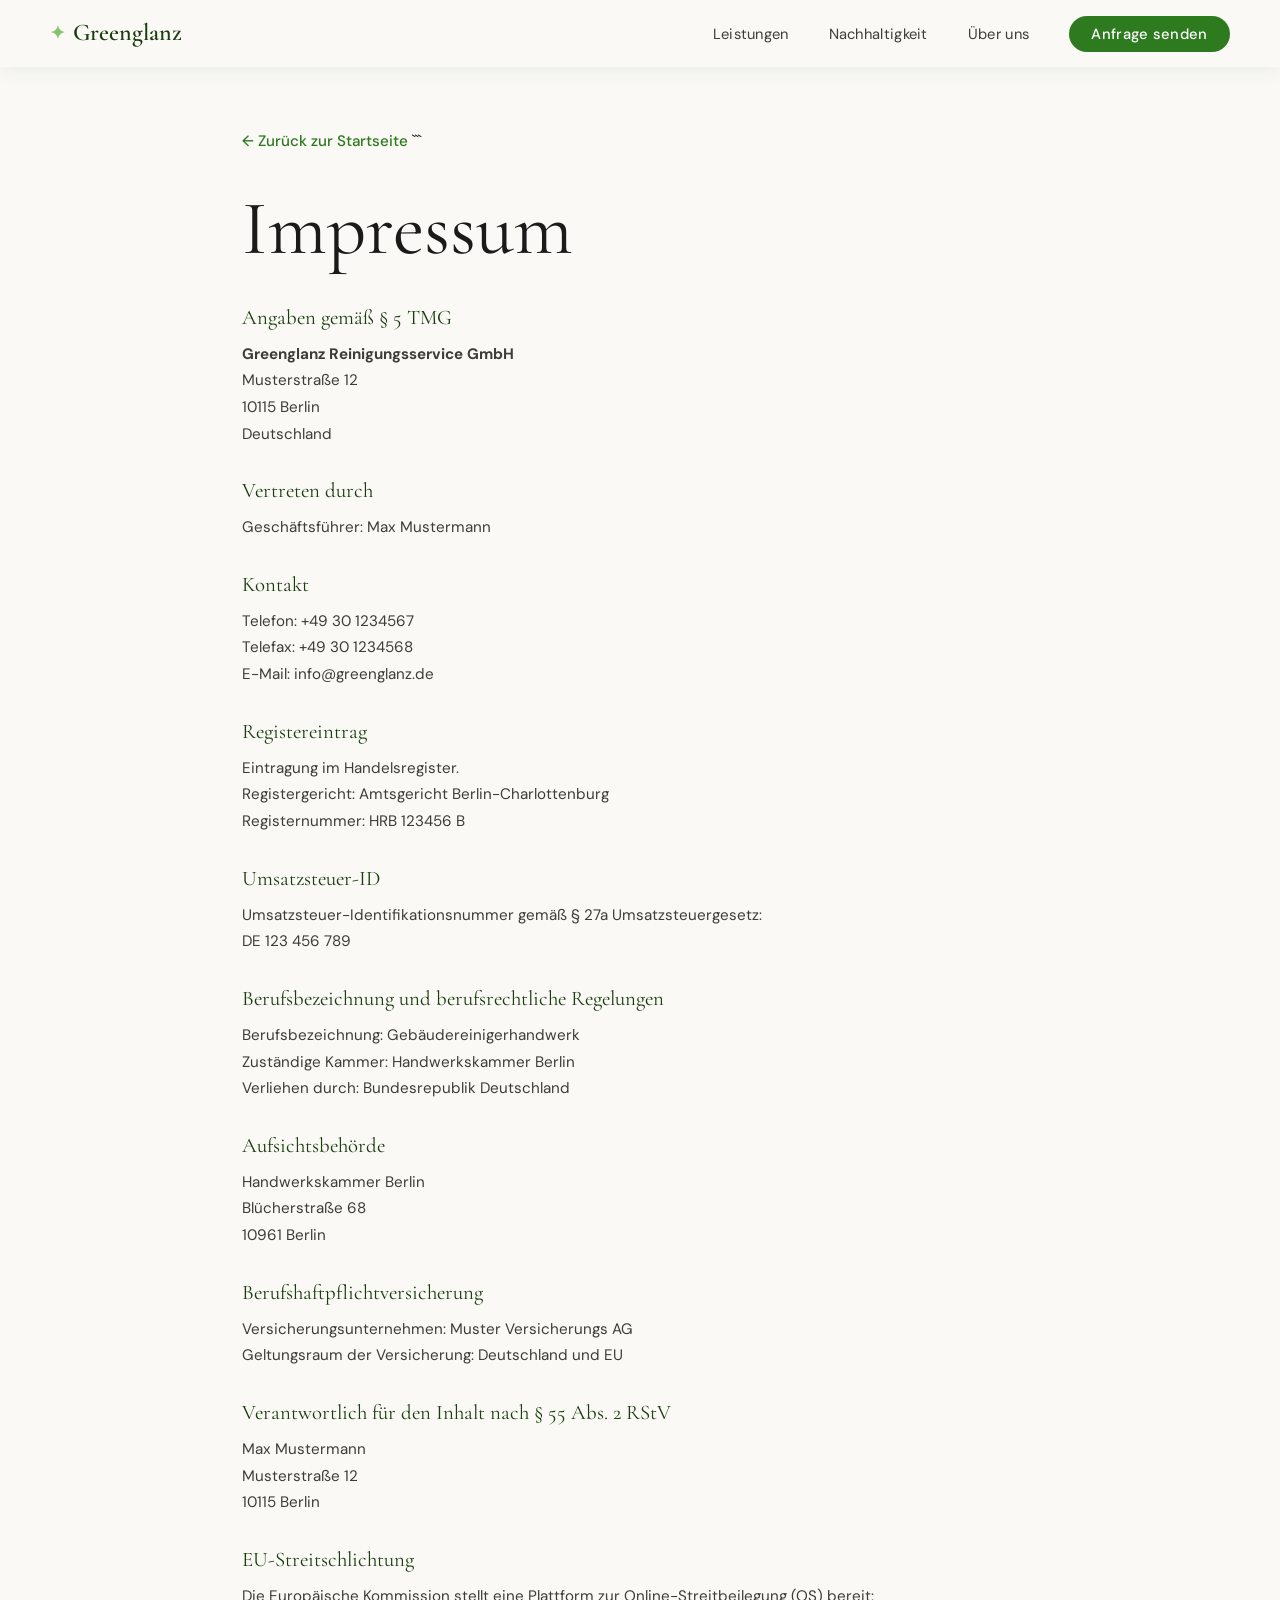
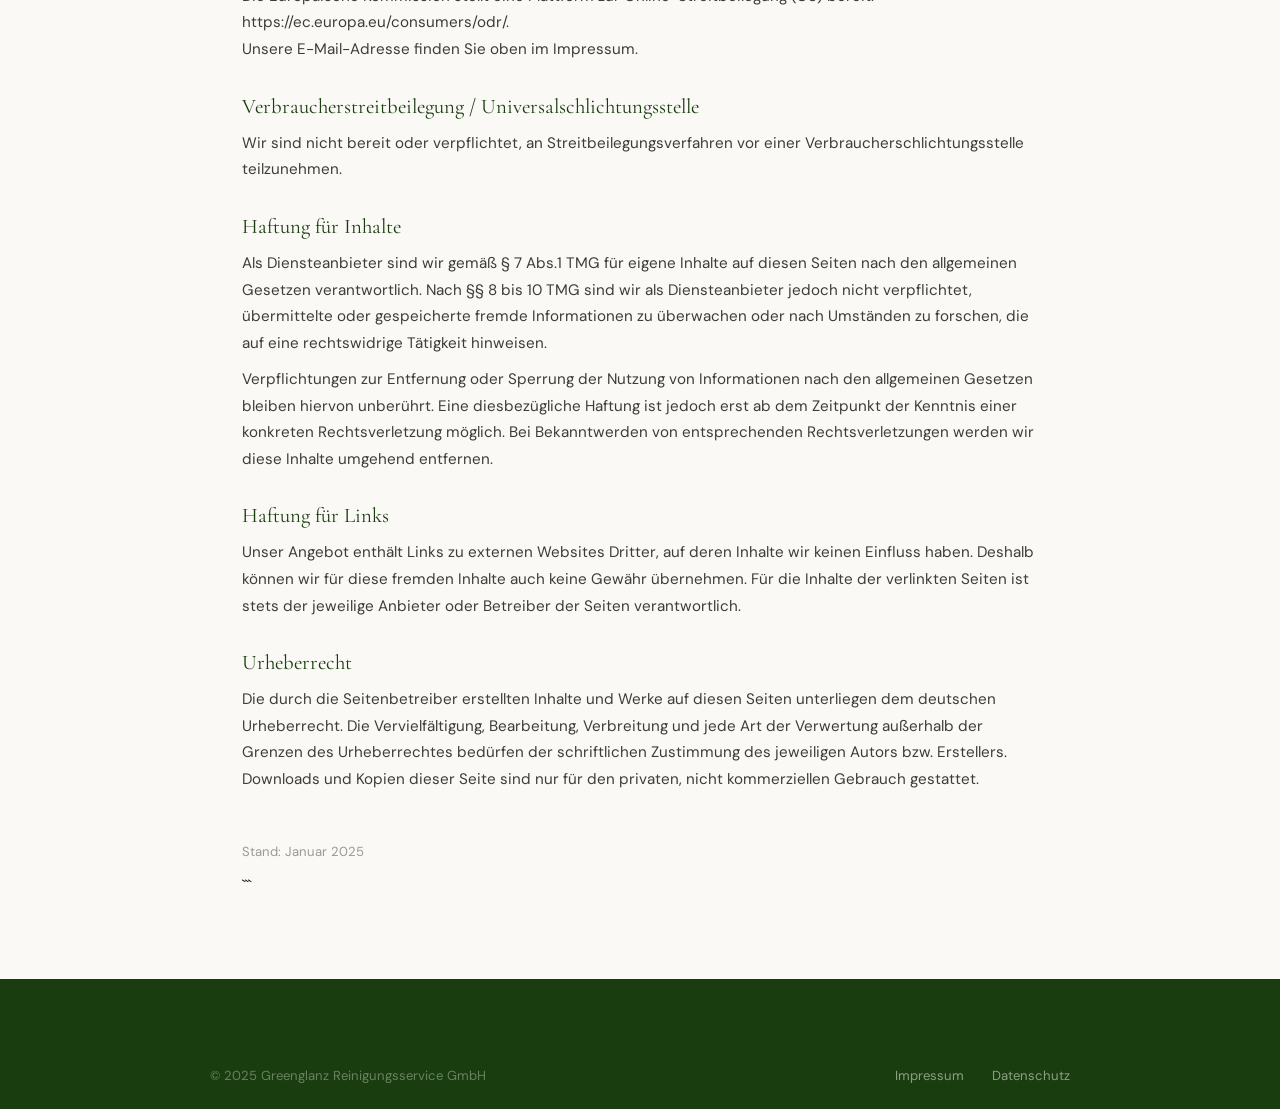
<file: impressum.html>
<!DOCTYPE html>

<html lang="de">
<head>
  <meta charset="UTF-8" />
  <meta name="viewport" content="width=device-width, initial-scale=1.0" />
  <title>Impressum – Greenglanz</title>
  <link rel="stylesheet" href="styles.css" />
  <link href="https://fonts.googleapis.com/css2?family=Cormorant+Garamond:wght@300;400;600&family=DM+Sans:wght@300;400;500&display=swap" rel="stylesheet" />
</head>
<body>

  <nav class="nav scrolled" id="nav">
    <div class="nav-inner">
      <a href="index.html" class="logo">
        <span class="logo-leaf">✦</span>
        <span class="logo-text">Greenglanz</span>
      </a>
      <ul class="nav-links">
        <li><a href="index.html#leistungen">Leistungen</a></li>
        <li><a href="index.html#nachhaltigkeit">Nachhaltigkeit</a></li>
        <li><a href="index.html#ueber-uns">Über uns</a></li>
        <li><a href="index.html#kontakt" class="nav-cta">Anfrage senden</a></li>
      </ul>
    </div>
  </nav>

  <div class="legal-page">
    <a href="index.html" class="legal-back">← Zurück zur Startseite</a>

```
<h1>Impressum</h1>

<h2>Angaben gemäß § 5 TMG</h2>
<p>
  <strong>Greenglanz Reinigungsservice GmbH</strong><br />
  Musterstraße 12<br />
  10115 Berlin<br />
  Deutschland
</p>

<h2>Vertreten durch</h2>
<p>Geschäftsführer: Max Mustermann</p>

<h2>Kontakt</h2>
<p>
  Telefon: +49 30 1234567<br />
  Telefax: +49 30 1234568<br />
  E-Mail: info@greenglanz.de
</p>

<h2>Registereintrag</h2>
<p>
  Eintragung im Handelsregister.<br />
  Registergericht: Amtsgericht Berlin-Charlottenburg<br />
  Registernummer: HRB 123456 B
</p>

<h2>Umsatzsteuer-ID</h2>
<p>
  Umsatzsteuer-Identifikationsnummer gemäß § 27a Umsatzsteuergesetz:<br />
  DE 123 456 789
</p>

<h2>Berufsbezeichnung und berufsrechtliche Regelungen</h2>
<p>
  Berufsbezeichnung: Gebäudereinigerhandwerk<br />
  Zuständige Kammer: Handwerkskammer Berlin<br />
  Verliehen durch: Bundesrepublik Deutschland
</p>

<h2>Aufsichtsbehörde</h2>
<p>
  Handwerkskammer Berlin<br />
  Blücherstraße 68<br />
  10961 Berlin
</p>

<h2>Berufshaftpflichtversicherung</h2>
<p>
  Versicherungsunternehmen: Muster Versicherungs AG<br />
  Geltungsraum der Versicherung: Deutschland und EU
</p>

<h2>Verantwortlich für den Inhalt nach § 55 Abs. 2 RStV</h2>
<p>
  Max Mustermann<br />
  Musterstraße 12<br />
  10115 Berlin
</p>

<h2>EU-Streitschlichtung</h2>
<p>
  Die Europäische Kommission stellt eine Plattform zur Online-Streitbeilegung (OS) bereit:
  <a href="https://ec.europa.eu/consumers/odr/" target="_blank" rel="noopener noreferrer">https://ec.europa.eu/consumers/odr/</a>.<br />
  Unsere E-Mail-Adresse finden Sie oben im Impressum.
</p>

<h2>Verbraucherstreitbeilegung / Universalschlichtungsstelle</h2>
<p>
  Wir sind nicht bereit oder verpflichtet, an Streitbeilegungsverfahren vor einer
  Verbraucherschlichtungsstelle teilzunehmen.
</p>

<h2>Haftung für Inhalte</h2>
<p>
  Als Diensteanbieter sind wir gemäß § 7 Abs.1 TMG für eigene Inhalte auf diesen Seiten nach den
  allgemeinen Gesetzen verantwortlich. Nach §§ 8 bis 10 TMG sind wir als Diensteanbieter jedoch nicht
  verpflichtet, übermittelte oder gespeicherte fremde Informationen zu überwachen oder nach Umständen
  zu forschen, die auf eine rechtswidrige Tätigkeit hinweisen.
</p>
<p>
  Verpflichtungen zur Entfernung oder Sperrung der Nutzung von Informationen nach den allgemeinen
  Gesetzen bleiben hiervon unberührt. Eine diesbezügliche Haftung ist jedoch erst ab dem Zeitpunkt der
  Kenntnis einer konkreten Rechtsverletzung möglich. Bei Bekanntwerden von entsprechenden
  Rechtsverletzungen werden wir diese Inhalte umgehend entfernen.
</p>

<h2>Haftung für Links</h2>
<p>
  Unser Angebot enthält Links zu externen Websites Dritter, auf deren Inhalte wir keinen Einfluss haben.
  Deshalb können wir für diese fremden Inhalte auch keine Gewähr übernehmen. Für die Inhalte der
  verlinkten Seiten ist stets der jeweilige Anbieter oder Betreiber der Seiten verantwortlich.
</p>

<h2>Urheberrecht</h2>
<p>
  Die durch die Seitenbetreiber erstellten Inhalte und Werke auf diesen Seiten unterliegen dem deutschen
  Urheberrecht. Die Vervielfältigung, Bearbeitung, Verbreitung und jede Art der Verwertung außerhalb der
  Grenzen des Urheberrechtes bedürfen der schriftlichen Zustimmung des jeweiligen Autors bzw. Erstellers.
  Downloads und Kopien dieser Seite sind nur für den privaten, nicht kommerziellen Gebrauch gestattet.
</p>

<p style="margin-top:3rem; color:#999; font-size:0.82rem;">Stand: Januar 2025</p>
```

  </div>

  <footer class="footer" style="margin-top:4rem;">
    <div class="footer-bottom" style="max-width:860px;">
      <span>© 2025 Greenglanz Reinigungsservice GmbH</span>
      <span>
        <a href="impressum.html" style="color:rgba(255,255,255,0.5); margin-right:1.5rem;">Impressum</a>
        <a href="datenschutz.html" style="color:rgba(255,255,255,0.5);">Datenschutz</a>
      </span>
    </div>
  </footer>

</body>
</html>
</file>
<file: styles.css>
/* ═══════════════════════════════════════════════
   GREENGLANZ – styles.css
   Elegant Eco-Luxury Design System
═══════════════════════════════════════════════ */

/* ── Fonts & Variables ────────────────────────── */
@import url('https://fonts.googleapis.com/css2?family=Cormorant+Garamond:ital,wght@0,300;0,400;0,600;1,400;1,600&family=DM+Sans:wght@300;400;500&display=swap');

:root {
  --green-deep:    #1a3d0f;
  --green-mid:     #2d7a1f;
  --green-light:   #86c16e;
  --green-pale:    #d4edcb;
  --green-mist:    #f0f8ec;
  --cream:         #faf9f6;
  --stone:         #ede9e0;
  --text-dark:     #1a1a18;
  --text-mid:      #3d3d38;
  --text-soft:     #767670;
  --white:         #ffffff;
  --gold:          #c9a84c;

  --font-display:  'Cormorant Garamond', Georgia, serif;
  --font-body:     'DM Sans', sans-serif;

  --radius-sm:     8px;
  --radius-md:     16px;
  --radius-lg:     28px;
  --radius-full:   999px;

  --shadow-sm:     0 2px 12px rgba(26,61,15,0.08);
  --shadow-md:     0 8px 32px rgba(26,61,15,0.12);
  --shadow-lg:     0 24px 64px rgba(26,61,15,0.16);

  --transition:    all 0.38s cubic-bezier(0.4, 0, 0.2, 1);
}

/* ── Reset ────────────────────────────────────── */
*, *::before, *::after { box-sizing: border-box; margin: 0; padding: 0; }
html { scroll-behavior: smooth; font-size: 16px; }
body {
  font-family: var(--font-body);
  color: var(--text-dark);
  background: var(--cream);
  overflow-x: hidden;
  line-height: 1.6;
}
img { max-width: 100%; display: block; }
a { color: inherit; text-decoration: none; }
ul { list-style: none; }
button { cursor: pointer; border: none; background: none; font-family: inherit; }
input, textarea, select { font-family: inherit; }

/* ── Particle Canvas ──────────────────────────── */
#particles {
  position: fixed;
  top: 0; left: 0;
  width: 100%; height: 100%;
  pointer-events: none;
  z-index: 0;
  opacity: 0.6;
}

/* ── Typography ───────────────────────────────── */
h1, h2, h3, h4 {
  font-family: var(--font-display);
  line-height: 1.15;
  font-weight: 400;
}
h1 { font-size: clamp(2.8rem, 6vw, 5.2rem); }
h2 { font-size: clamp(2rem, 4vw, 3.4rem); }
h3 { font-size: 1.3rem; font-weight: 600; }
em { font-style: italic; color: var(--green-mid); }
p { color: var(--text-mid); line-height: 1.75; }

/* ── Reveal Animations ────────────────────────── */
.reveal {
  opacity: 0;
  transform: translateY(36px);
  transition: opacity 0.72s cubic-bezier(0.4,0,0.2,1), transform 0.72s cubic-bezier(0.4,0,0.2,1);
}
.reveal.visible {
  opacity: 1;
  transform: none;
}
.reveal-delay-1 { transition-delay: 0.12s; }
.reveal-delay-2 { transition-delay: 0.24s; }
.reveal-delay-3 { transition-delay: 0.36s; }
.reveal-delay-4 { transition-delay: 0.48s; }

/* ── Container ────────────────────────────────── */
.container {
  max-width: 1180px;
  margin: 0 auto;
  padding: 0 2rem;
}

/* ── Buttons ──────────────────────────────────── */
.btn-primary {
  display: inline-flex;
  align-items: center;
  gap: 0.5rem;
  background: var(--green-mid);
  color: var(--white);
  padding: 0.9rem 2.2rem;
  border-radius: var(--radius-full);
  font-size: 0.95rem;
  font-weight: 500;
  letter-spacing: 0.03em;
  transition: var(--transition);
  box-shadow: 0 4px 24px rgba(45,122,31,0.28);
  position: relative;
  overflow: hidden;
}
.btn-primary::after {
  content: '';
  position: absolute;
  inset: 0;
  background: linear-gradient(135deg, rgba(255,255,255,0.15), transparent);
  opacity: 0;
  transition: opacity 0.3s;
}
.btn-primary:hover { background: var(--green-deep); transform: translateY(-2px); box-shadow: 0 8px 32px rgba(45,122,31,0.36); }
.btn-primary:hover::after { opacity: 1; }
.btn-full { width: 100%; justify-content: center; padding: 1.1rem; font-size: 1rem; }
.btn-ghost {
  display: inline-flex;
  align-items: center;
  gap: 0.4rem;
  color: var(--green-deep);
  font-size: 0.95rem;
  font-weight: 500;
  padding: 0.9rem 1.6rem;
  border: 1.5px solid rgba(26,61,15,0.2);
  border-radius: var(--radius-full);
  transition: var(--transition);
}
.btn-ghost:hover { border-color: var(--green-mid); color: var(--green-mid); background: var(--green-mist); }

/* ── Navigation ───────────────────────────────── */
.nav {
  position: fixed;
  top: 0; left: 0; right: 0;
  z-index: 100;
  padding: 1.4rem 2rem;
  transition: var(--transition);
}
.nav.scrolled {
  background: rgba(250,249,246,0.94);
  backdrop-filter: blur(16px);
  padding: 0.9rem 2rem;
  box-shadow: 0 2px 20px rgba(26,61,15,0.08);
}
.nav-inner {
  max-width: 1180px;
  margin: 0 auto;
  display: flex;
  align-items: center;
  justify-content: space-between;
}
.logo {
  display: flex;
  align-items: center;
  gap: 0.5rem;
  font-family: var(--font-display);
  font-size: 1.5rem;
  font-weight: 600;
  color: var(--green-deep);
}
.logo-leaf {
  color: var(--green-light);
  font-size: 1.1rem;
  animation: spin-leaf 6s linear infinite;
}
@keyframes spin-leaf {
  0%   { transform: rotate(0deg) scale(1); }
  50%  { transform: rotate(180deg) scale(1.2); }
  100% { transform: rotate(360deg) scale(1); }
}
.nav-links {
  display: flex;
  align-items: center;
  gap: 2.5rem;
}
.nav-links a {
  font-size: 0.92rem;
  font-weight: 400;
  color: var(--text-mid);
  letter-spacing: 0.02em;
  transition: color 0.2s;
  position: relative;
}
.nav-links a::after {
  content: '';
  position: absolute;
  bottom: -2px; left: 0;
  width: 0; height: 1.5px;
  background: var(--green-mid);
  transition: width 0.28s;
}
.nav-links a:hover { color: var(--green-deep); }
.nav-links a:hover::after { width: 100%; }
.nav-cta {
  background: var(--green-mid) !important;
  color: white !important;
  padding: 0.5rem 1.4rem !important;
  border-radius: var(--radius-full) !important;
  font-weight: 500 !important;
}
.nav-cta::after { display: none !important; }
.nav-cta:hover { background: var(--green-deep) !important; }
.burger { display: none; flex-direction: column; gap: 5px; padding: 4px; }
.burger span { display: block; width: 24px; height: 2px; background: var(--text-dark); border-radius: 2px; transition: var(--transition); }

/* ── Mobile Menu ──────────────────────────────── */
.mobile-menu {
  display: none;
  position: fixed;
  top: 0; left: 0; right: 0; bottom: 0;
  background: rgba(250,249,246,0.97);
  z-index: 99;
  align-items: center;
  justify-content: center;
  flex-direction: column;
}
.mobile-menu.open { display: flex; }
.mobile-menu ul { text-align: center; }
.mobile-menu li { margin: 1.2rem 0; }
.mobile-menu a { font-family: var(--font-display); font-size: 2rem; color: var(--green-deep); transition: color 0.2s; }
.mobile-menu a:hover { color: var(--green-mid); }

/* ── Hero ─────────────────────────────────────── */
.hero {
  min-height: 100vh;
  display: grid;
  grid-template-columns: 1fr 1fr;
  align-items: center;
  gap: 4rem;
  padding: 8rem 2rem 4rem;
  max-width: 1180px;
  margin: 0 auto;
  position: relative;
}
.hero-bg {
  position: fixed;
  inset: 0;
  pointer-events: none;
  z-index: 0;
  overflow: hidden;
}
.hero-orb {
  position: absolute;
  border-radius: 50%;
  filter: blur(80px);
}
.orb-1 {
  width: 600px; height: 600px;
  background: radial-gradient(circle, rgba(134,193,110,0.15) 0%, transparent 70%);
  top: -100px; right: -100px;
  animation: orb-float 12s ease-in-out infinite;
}
.orb-2 {
  width: 400px; height: 400px;
  background: radial-gradient(circle, rgba(45,122,31,0.1) 0%, transparent 70%);
  bottom: 20%; left: -80px;
  animation: orb-float 16s ease-in-out infinite reverse;
}
.orb-3 {
  width: 300px; height: 300px;
  background: radial-gradient(circle, rgba(212,237,203,0.2) 0%, transparent 70%);
  top: 40%; right: 30%;
  animation: orb-float 10s ease-in-out infinite 3s;
}
@keyframes orb-float {
  0%, 100% { transform: translate(0, 0) scale(1); }
  33%       { transform: translate(30px, -40px) scale(1.05); }
  66%       { transform: translate(-20px, 20px) scale(0.97); }
}
.hero-content { position: relative; z-index: 1; }
.hero-badge {
  display: inline-flex;
  align-items: center;
  gap: 0.5rem;
  background: var(--green-mist);
  border: 1px solid var(--green-pale);
  color: var(--green-deep);
  font-size: 0.82rem;
  font-weight: 500;
  padding: 0.45rem 1.1rem;
  border-radius: var(--radius-full);
  margin-bottom: 1.5rem;
  letter-spacing: 0.04em;
}
.badge-dot {
  width: 7px; height: 7px;
  border-radius: 50%;
  background: var(--green-light);
  animation: pulse-dot 2s ease-in-out infinite;
}
@keyframes pulse-dot {
  0%, 100% { transform: scale(1); opacity: 1; }
  50%       { transform: scale(1.5); opacity: 0.6; }
}
.hero-title {
  margin-bottom: 1.4rem;
  color: var(--text-dark);
  letter-spacing: -0.02em;
}
.hero-sub {
  font-size: 1.05rem;
  margin-bottom: 2.2rem;
  max-width: 500px;
  line-height: 1.8;
}
.hero-actions {
  display: flex;
  flex-wrap: wrap;
  gap: 1rem;
  margin-bottom: 3rem;
}
.hero-stats {
  display: flex;
  align-items: center;
  gap: 2rem;
  padding-top: 2rem;
  border-top: 1px solid rgba(26,61,15,0.1);
}
.stat { display: flex; flex-direction: column; }
.stat-num { font-family: var(--font-display); font-size: 2.2rem; font-weight: 300; color: var(--green-deep); line-height: 1; }
.stat-label { font-size: 0.78rem; color: var(--text-soft); margin-top: 0.2rem; }
.stat-divider { width: 1px; height: 40px; background: rgba(26,61,15,0.12); }

/* Hero Visual */
.hero-visual { position: relative; z-index: 1; }
.hero-card-wrap {
  display: flex;
  flex-direction: column;
  gap: 1.2rem;
  padding-left: 2rem;
}
.hero-card {
  background: rgba(255,255,255,0.85);
  backdrop-filter: blur(12px);
  border: 1px solid rgba(134,193,110,0.25);
  border-radius: var(--radius-lg);
  padding: 1.4rem 1.8rem;
  box-shadow: var(--shadow-md);
  transition: var(--transition);
  animation: card-float 8s ease-in-out infinite;
}
.hero-card:hover { transform: translateX(8px) !important; box-shadow: var(--shadow-lg); }
.card-2 { animation-delay: 2.5s; margin-left: 2rem; }
.card-3 { animation-delay: 5s; }
@keyframes card-float {
  0%, 100% { transform: translateY(0); }
  50%       { transform: translateY(-8px); }
}
.card-inner { display: flex; align-items: center; gap: 1rem; }
.card-icon { font-size: 1.6rem; }
.card-line { width: 1px; height: 30px; background: var(--green-pale); }
.card-text { font-size: 0.9rem; font-weight: 500; color: var(--text-dark); }

/* Scroll Hint */
.scroll-hint {
  position: absolute;
  bottom: 2rem; left: 50%;
  transform: translateX(-50%);
  display: flex;
  flex-direction: column;
  align-items: center;
  gap: 0.5rem;
  font-size: 0.7rem;
  letter-spacing: 0.12em;
  text-transform: uppercase;
  color: var(--text-soft);
  grid-column: 1 / -1;
  z-index: 1;
}
.scroll-line {
  width: 1px; height: 50px;
  background: linear-gradient(to bottom, var(--green-light), transparent);
  animation: scroll-line 2s ease-in-out infinite;
}
@keyframes scroll-line {
  0%   { transform: scaleY(0); transform-origin: top; }
  50%  { transform: scaleY(1); transform-origin: top; }
  100% { transform: scaleY(0); transform-origin: bottom; }
}

/* ── Trust Bar ────────────────────────────────── */
.trust-bar {
  background: var(--green-deep);
  padding: 1.4rem 2rem;
  position: relative;
  z-index: 1;
}
.trust-inner {
  max-width: 1180px;
  margin: 0 auto;
  display: flex;
  align-items: center;
  gap: 2.5rem;
  flex-wrap: wrap;
}
.trust-label {
  font-size: 0.78rem;
  letter-spacing: 0.1em;
  text-transform: uppercase;
  color: rgba(255,255,255,0.5);
  white-space: nowrap;
}
.trust-logos {
  display: flex;
  gap: 2.5rem;
  flex-wrap: wrap;
  align-items: center;
}
.trust-logos span {
  font-family: var(--font-display);
  font-size: 1rem;
  color: rgba(255,255,255,0.65);
  letter-spacing: 0.06em;
  transition: color 0.2s;
}
.trust-logos span:hover { color: white; }

/* ── Section Base ─────────────────────────────── */
.section {
  padding: 7rem 0;
  position: relative;
  z-index: 1;
}
.section-header {
  text-align: center;
  margin-bottom: 4rem;
}
.section-tag {
  display: inline-block;
  font-size: 0.76rem;
  letter-spacing: 0.14em;
  text-transform: uppercase;
  color: var(--green-mid);
  background: var(--green-mist);
  padding: 0.35rem 1rem;
  border-radius: var(--radius-full);
  margin-bottom: 1rem;
  font-weight: 500;
}
.section-title { margin-bottom: 1rem; }
.section-sub { color: var(--text-soft); max-width: 540px; margin: 0 auto; }

/* ── Services Grid ────────────────────────────── */
.leistungen { background: var(--stone); }
.services-grid {
  display: grid;
  grid-template-columns: repeat(auto-fill, minmax(310px, 1fr));
  gap: 1.8rem;
}
.service-card {
  background: var(--white);
  border-radius: var(--radius-lg);
  padding: 2rem 2rem 1.8rem;
  border: 1px solid rgba(134,193,110,0.15);
  transition: var(--transition);
  display: flex;
  flex-direction: column;
  gap: 0.8rem;
  box-shadow: var(--shadow-sm);
}
.service-card:hover {
  transform: translateY(-6px);
  box-shadow: var(--shadow-lg);
  border-color: rgba(134,193,110,0.4);
}
.sc-icon {
  font-size: 2.2rem;
  width: 56px; height: 56px;
  background: var(--green-mist);
  border-radius: var(--radius-md);
  display: flex; align-items: center; justify-content: center;
}
.service-card h3 { font-size: 1.2rem; margin-top: 0.4rem; }
.service-card p { font-size: 0.92rem; color: var(--text-soft); }
.sc-features { margin-top: 0.5rem; display: flex; flex-direction: column; gap: 0.3rem; }
.sc-features li { font-size: 0.85rem; color: var(--text-mid); }
.sc-link {
  margin-top: auto;
  font-size: 0.88rem;
  font-weight: 500;
  color: var(--green-mid);
  transition: gap 0.2s;
  display: inline-flex;
  gap: 0.3rem;
}
.sc-link:hover { gap: 0.6rem; }

/* ── Nachhaltigkeit ───────────────────────────── */
.nachhaltigkeit { background: var(--cream); }
.nachhaltig-wrap {
  display: grid;
  grid-template-columns: 1fr 1fr;
  gap: 5rem;
  align-items: center;
}
.eco-ring {
  width: 280px; height: 280px;
  border-radius: 50%;
  background: conic-gradient(var(--green-light) 0deg, var(--green-mid) 120deg, var(--green-deep) 240deg, var(--green-light) 360deg);
  display: flex;
  align-items: center;
  justify-content: center;
  margin: 0 auto 2rem;
  animation: eco-spin 20s linear infinite;
  box-shadow: 0 0 0 4px var(--green-mist), var(--shadow-lg);
}
@keyframes eco-spin {
  from { transform: rotate(0deg); }
  to   { transform: rotate(360deg); }
}
.eco-ring-inner {
  width: 220px; height: 220px;
  border-radius: 50%;
  background: var(--cream);
  display: flex;
  flex-direction: column;
  align-items: center;
  justify-content: center;
  text-align: center;
  animation: eco-spin 20s linear infinite reverse;
}
.eco-big-icon { font-size: 3rem; display: block; margin-bottom: 0.5rem; }
.eco-ring-inner p { font-family: var(--font-display); font-size: 1rem; color: var(--green-deep); line-height: 1.3; }
.eco-badges {
  display: flex;
  flex-wrap: wrap;
  gap: 0.8rem;
  justify-content: center;
}
.eco-badge {
  background: var(--green-mist);
  border: 1px solid var(--green-pale);
  color: var(--green-deep);
  padding: 0.5rem 1rem;
  border-radius: var(--radius-full);
  font-size: 0.84rem;
  font-weight: 500;
  animation: badge-float 4s ease-in-out infinite;
}
.b1 { animation-delay: 0s; }
.b2 { animation-delay: 1s; }
.b3 { animation-delay: 2s; }
.b4 { animation-delay: 3s; }
@keyframes badge-float {
  0%, 100% { transform: translateY(0); }
  50%       { transform: translateY(-5px); }
}
.eco-list { display: flex; flex-direction: column; gap: 1.4rem; margin-top: 2rem; }
.eco-item { display: flex; gap: 1.2rem; align-items: flex-start; }
.eco-icon-wrap {
  font-size: 1.3rem;
  width: 44px; height: 44px;
  background: var(--green-mist);
  border-radius: var(--radius-sm);
  display: flex; align-items: center; justify-content: center;
  flex-shrink: 0;
}
.eco-item strong { display: block; margin-bottom: 0.2rem; color: var(--green-deep); }
.eco-item p { font-size: 0.9rem; margin: 0; }

/* ── Prozess ──────────────────────────────────── */
.prozess { background: var(--green-deep); }
.prozess .section-tag { background: rgba(134,193,110,0.15); color: var(--green-light); }
.prozess .section-title { color: var(--white); }
.prozess-steps {
  display: flex;
  align-items: flex-start;
  gap: 1.5rem;
  flex-wrap: wrap;
}
.prozess-step {
  flex: 1;
  min-width: 200px;
  background: rgba(255,255,255,0.05);
  border: 1px solid rgba(134,193,110,0.2);
  border-radius: var(--radius-lg);
  padding: 2rem 1.6rem;
  transition: var(--transition);
}
.prozess-step:hover { background: rgba(134,193,110,0.1); border-color: rgba(134,193,110,0.4); transform: translateY(-4px); }
.step-num { font-family: var(--font-display); font-size: 3rem; font-weight: 300; color: rgba(134,193,110,0.4); line-height: 1; margin-bottom: 0.8rem; }
.prozess-step h3 { color: var(--white); font-size: 1.1rem; margin-bottom: 0.6rem; }
.prozess-step p { color: rgba(255,255,255,0.6); font-size: 0.9rem; }
.prozess-arrow { font-size: 1.8rem; color: rgba(134,193,110,0.4); align-self: center; flex-shrink: 0; }

/* ── Über uns ─────────────────────────────────── */
.ueber-uns { background: var(--stone); }
.ueber-wrap { display: grid; grid-template-columns: 1fr 1fr; gap: 5rem; align-items: center; }
.ueber-text p { margin-bottom: 1rem; }
.ueber-zahlen { display: flex; gap: 2rem; margin-top: 2rem; padding-top: 2rem; border-top: 1px solid rgba(26,61,15,0.1); }
.uz { display: flex; flex-direction: column; }
.uz strong { font-family: var(--font-display); font-size: 2rem; color: var(--green-deep); font-weight: 400; }
.uz span { font-size: 0.8rem; color: var(--text-soft); }
.ueber-visual { display: flex; flex-direction: column; gap: 1.4rem; }
.testimonial-card {
  background: var(--white);
  border-radius: var(--radius-lg);
  padding: 1.8rem;
  border: 1px solid rgba(134,193,110,0.15);
  box-shadow: var(--shadow-sm);
  transition: var(--transition);
}
.testimonial-card:hover { box-shadow: var(--shadow-md); transform: translateY(-3px); }
.tc-2 { margin-left: 2rem; }
.testimonial-text { font-family: var(--font-display); font-size: 1.05rem; font-style: italic; color: var(--text-dark); margin-bottom: 1.2rem; line-height: 1.7; }
.testimonial-author { display: flex; align-items: center; gap: 1rem; }
.author-avatar {
  width: 42px; height: 42px;
  border-radius: 50%;
  background: var(--green-mid);
  color: white;
  font-size: 0.85rem;
  font-weight: 500;
  display: flex; align-items: center; justify-content: center;
  flex-shrink: 0;
}
.testimonial-author strong { display: block; font-size: 0.92rem; }
.testimonial-author span { font-size: 0.8rem; color: var(--text-soft); }

/* ── Kontakt ──────────────────────────────────── */
.kontakt { background: var(--cream); }
.kontakt-wrap { display: grid; grid-template-columns: 1fr 1fr; gap: 5rem; align-items: start; }
.kontakt-text p { margin-bottom: 1.5rem; }
.kontakt-info { display: flex; flex-direction: column; gap: 0.8rem; }
.kinfo { font-size: 0.95rem; color: var(--text-mid); display: flex; align-items: center; gap: 0.5rem; }
.kontakt-form { display: flex; flex-direction: column; gap: 1.2rem; }
.form-row { display: grid; grid-template-columns: 1fr 1fr; gap: 1.2rem; }
.form-group { display: flex; flex-direction: column; gap: 0.4rem; }
.form-group label { font-size: 0.85rem; font-weight: 500; color: var(--text-dark); }
.form-group input,
.form-group select,
.form-group textarea {
  padding: 0.75rem 1rem;
  border: 1.5px solid rgba(26,61,15,0.15);
  border-radius: var(--radius-md);
  font-size: 0.93rem;
  background: var(--white);
  color: var(--text-dark);
  transition: border-color 0.2s, box-shadow 0.2s;
  appearance: none;
  -webkit-appearance: none;
}
.form-group input:focus,
.form-group select:focus,
.form-group textarea:focus {
  outline: none;
  border-color: var(--green-mid);
  box-shadow: 0 0 0 3px rgba(45,122,31,0.1);
}
.form-group textarea { resize: vertical; min-height: 110px; }
.form-check { display: flex; align-items: flex-start; gap: 0.8rem; }
.form-check input { width: 18px; height: 18px; flex-shrink: 0; margin-top: 2px; accent-color: var(--green-mid); cursor: pointer; }
.form-check label { font-size: 0.85rem; color: var(--text-soft); }
.form-check a { color: var(--green-mid); text-decoration: underline; }
.form-note { font-size: 0.78rem; color: var(--text-soft); text-align: center; }

/* ── Footer ───────────────────────────────────── */
.footer { background: var(--green-deep); color: white; padding: 4rem 2rem 0; }
.footer-inner {
  max-width: 1180px;
  margin: 0 auto;
  display: grid;
  grid-template-columns: 1fr auto;
  gap: 4rem;
  padding-bottom: 3rem;
  border-bottom: 1px solid rgba(255,255,255,0.1);
}
.footer-brand .logo-text { font-family: var(--font-display); font-size: 1.4rem; color: white; display: block; margin-bottom: 0.8rem; }
.footer-brand p { color: rgba(255,255,255,0.55); font-size: 0.9rem; line-height: 1.7; }
.footer-links { display: flex; gap: 4rem; }
.fl-col { display: flex; flex-direction: column; gap: 0.7rem; }
.fl-col strong { font-size: 0.8rem; letter-spacing: 0.1em; text-transform: uppercase; color: rgba(255,255,255,0.4); margin-bottom: 0.3rem; }
.fl-col a { font-size: 0.9rem; color: rgba(255,255,255,0.7); transition: color 0.2s; }
.fl-col a:hover { color: var(--green-light); }
.footer-bottom {
  max-width: 1180px;
  margin: 0 auto;
  padding: 1.4rem 0;
  display: flex;
  justify-content: space-between;
  align-items: center;
  font-size: 0.82rem;
  color: rgba(255,255,255,0.35);
  flex-wrap: wrap;
  gap: 0.5rem;
}
.footer-eco { color: var(--green-light); }

/* ── Impressum & Datenschutz pages ───────────────── */
.legal-page {
  max-width: 860px;
  margin: 8rem auto 5rem;
  padding: 0 2rem;
}
.legal-page h1 { margin-bottom: 2rem; }
.legal-page h2 { font-size: 1.3rem; margin: 2rem 0 0.7rem; color: var(--green-deep); }
.legal-page p, .legal-page li { font-size: 0.95rem; margin-bottom: 0.6rem; }
.legal-page ul { padding-left: 1.5rem; list-style: disc; }
.legal-back { display: inline-flex; align-items: center; gap: 0.5rem; color: var(--green-mid); font-weight: 500; margin-bottom: 2rem; font-size: 0.95rem; }
.legal-back:hover { text-decoration: underline; }

/* ── Responsive ───────────────────────────────── */
@media (max-width: 900px) {
  .hero { grid-template-columns: 1fr; padding-top: 7rem; }
  .hero-visual { display: none; }
  .hero { display: block; }
  .hero-stats { flex-wrap: wrap; gap: 1.5rem; }
  .nachhaltig-wrap,
  .ueber-wrap,
  .kontakt-wrap { grid-template-columns: 1fr; gap: 3rem; }
  .tc-2 { margin-left: 0; }
  .footer-inner { grid-template-columns: 1fr; gap: 2rem; }
  .footer-links { flex-wrap: wrap; gap: 2rem; }
  .prozess-steps { flex-direction: column; }
  .prozess-arrow { display: none; }
  .nav-links { display: none; }
  .burger { display: flex; }
  .form-row { grid-template-columns: 1fr; }
  .ueber-zahlen { flex-wrap: wrap; gap: 1rem; }
}

@media (max-width: 500px) {
  .hero { padding: 6rem 1.2rem 3rem; }
  .container { padding: 0 1.2rem; }
  .section { padding: 4rem 0; }
  h1 { font-size: 2.5rem; }
}
</file>
